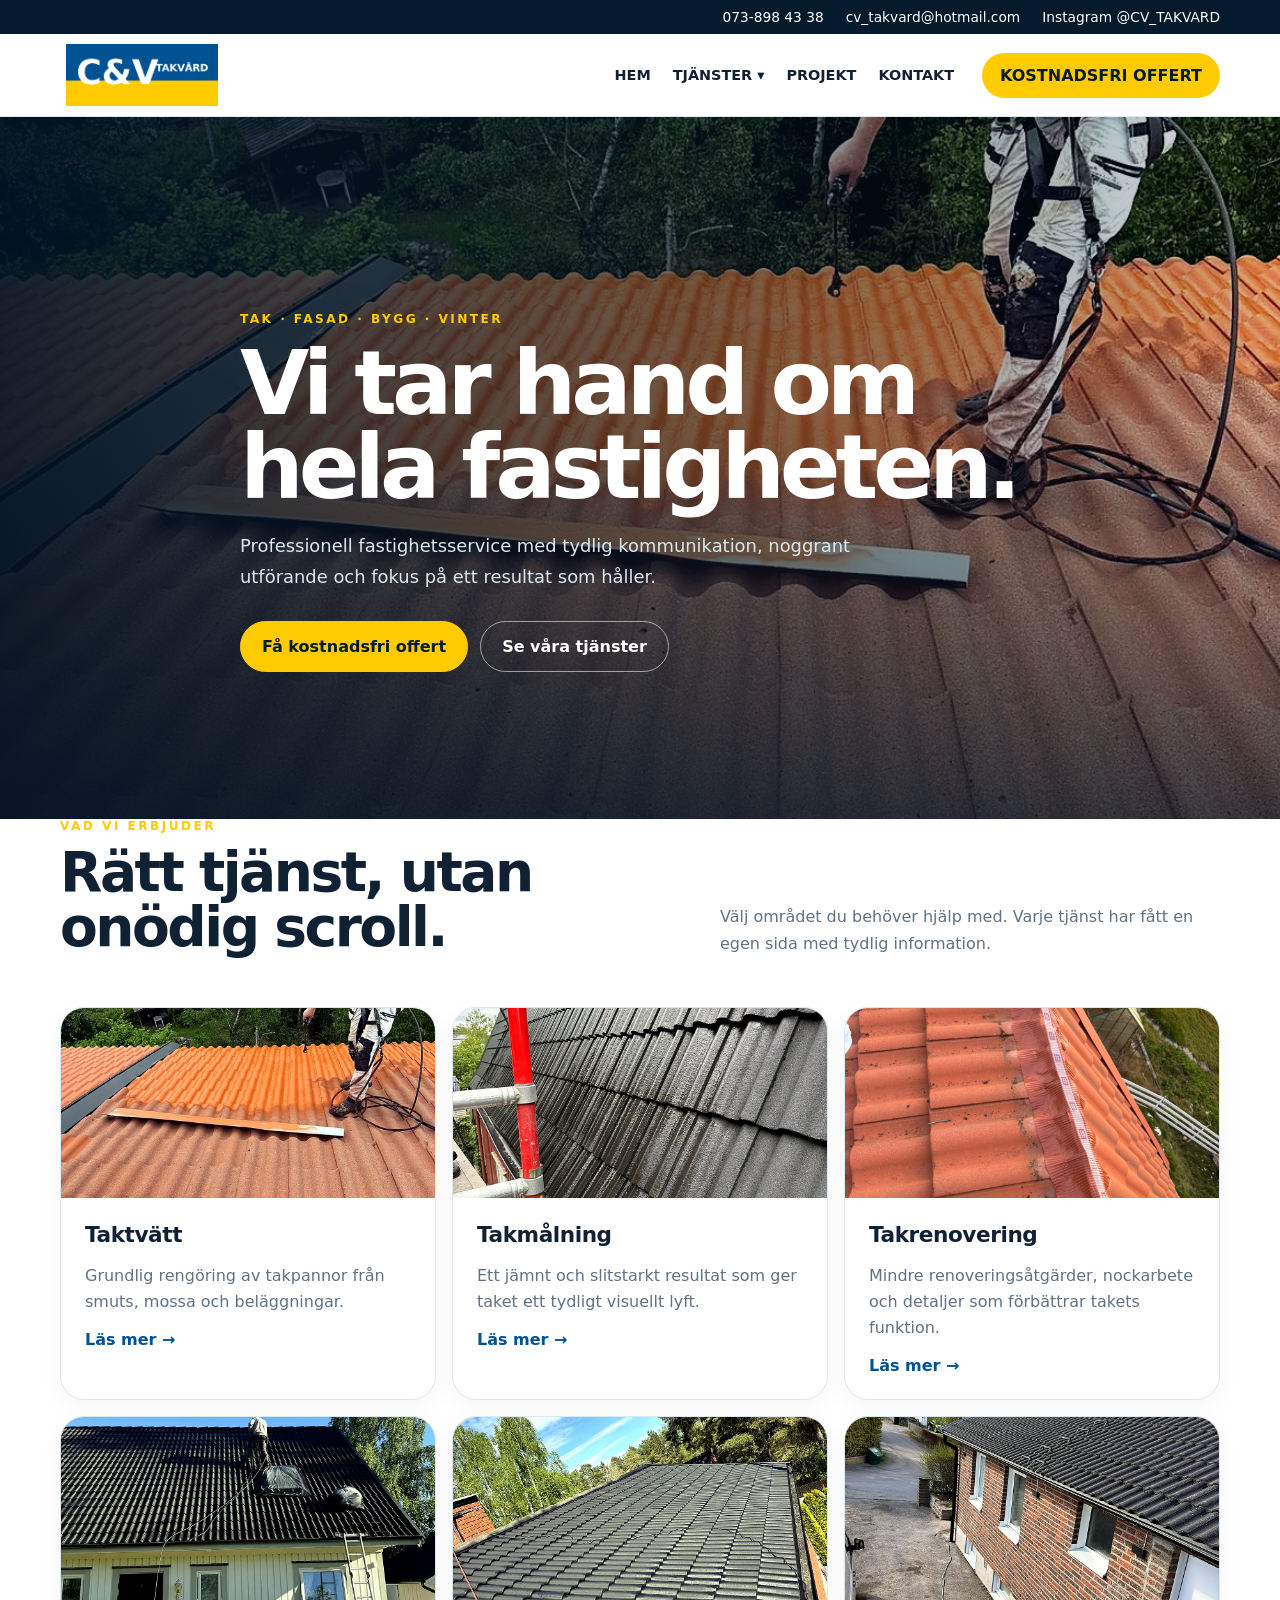
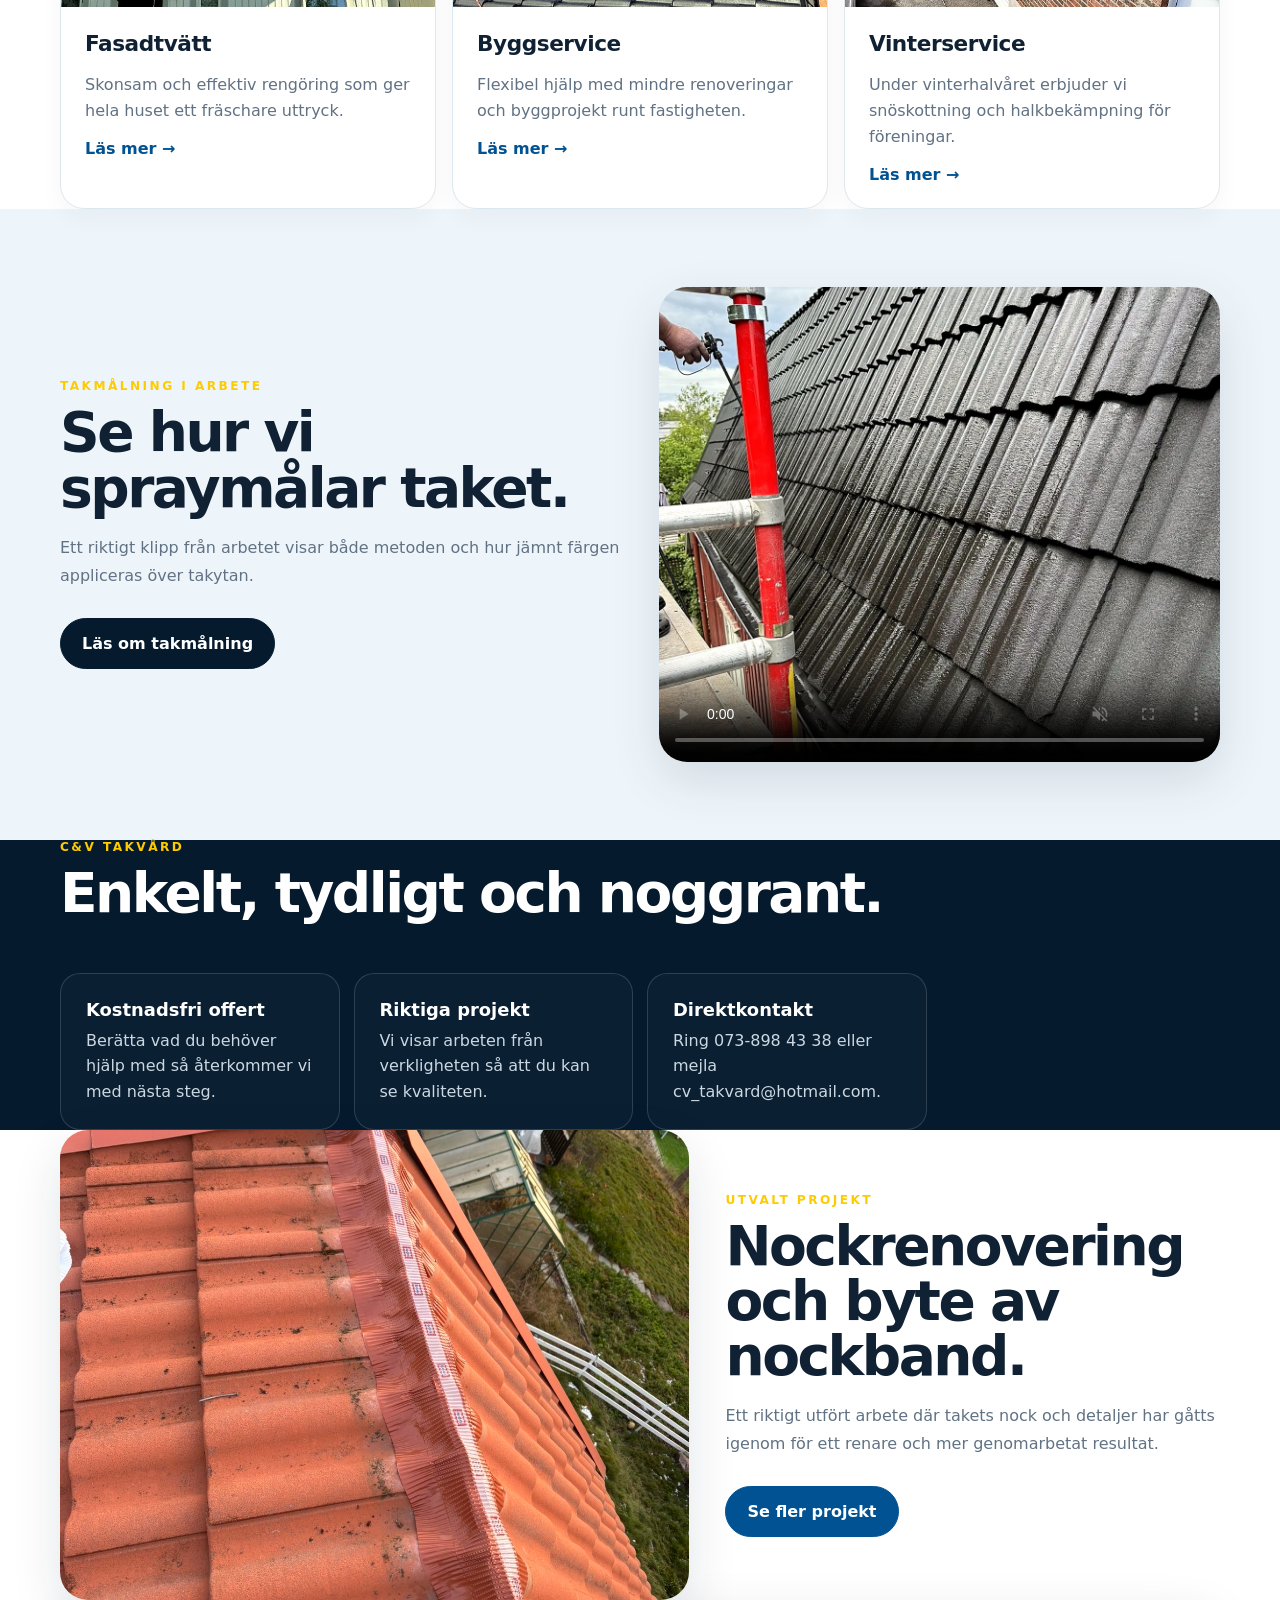
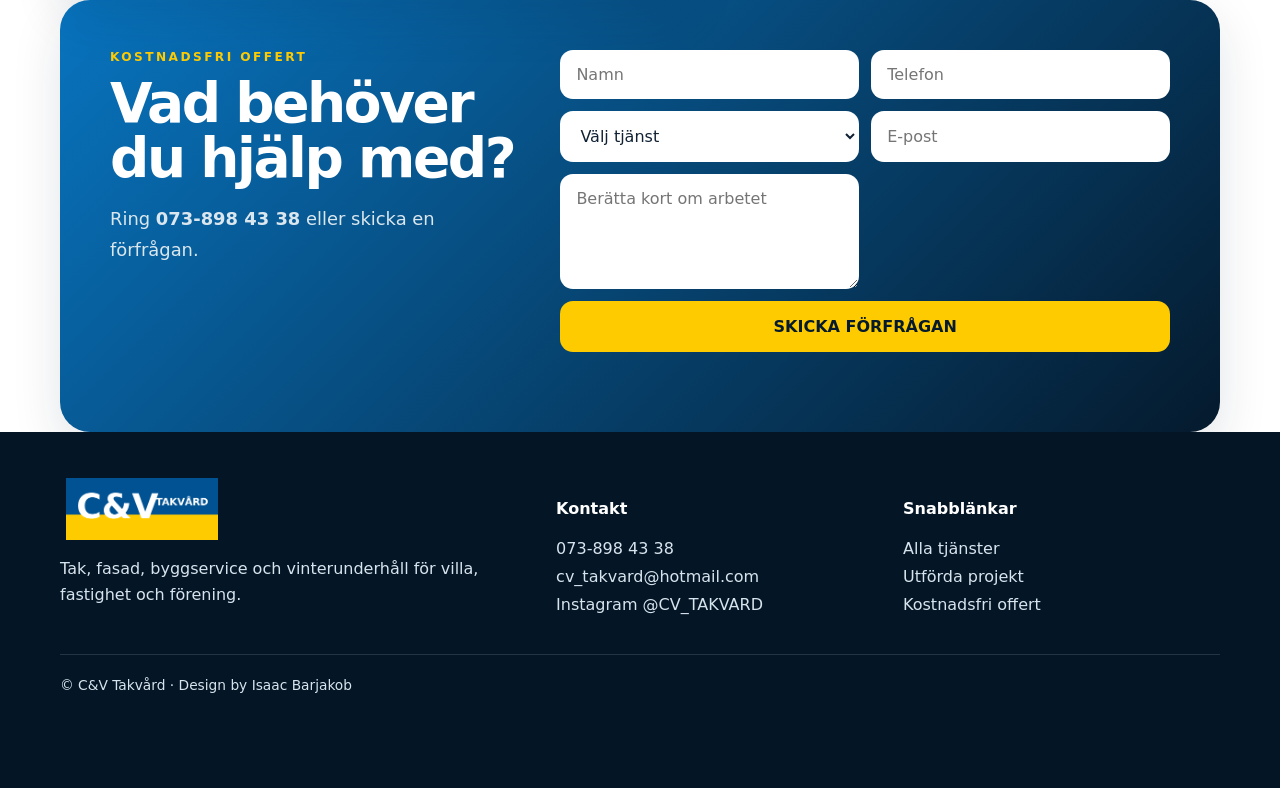
<file: index.html>
<!DOCTYPE html>
<html lang="sv"><head><meta charset="utf-8"/><meta content="width=device-width,initial-scale=1" name="viewport"/><title>C&amp;V Takvård — Tak, fasad och fastighetsservice</title><meta content="C&amp;V Takvård" name="description"/><link href="/assets/site.css" rel="stylesheet"/></head><body><div class="top"><div class="wrap topin"><a href="tel:0738984338">073-898 43 38</a><a href="mailto:cv_takvard@hotmail.com">cv_takvard@hotmail.com</a><a href="https://www.instagram.com/cv_takvard/" rel="noopener" target="_blank">Instagram @CV_TAKVARD</a></div></div><nav class="nav" id="nav"><div class="wrap navin"><a href="/index.html"><img alt="C&amp;V Takvård" class="logo" src="/assets/images/logo-cv-sverige.png"/></a><button class="menuBtn" onclick="document.getElementById('nav').classList.toggle('open')">MENY</button><div class="links"><a href="/index.html">HEM</a><div class="drop"><a href="/tjanster/index.html">TJÄNSTER ▾</a><div class="dropmenu"><a href="/tjanster/taktvatt.html">Taktvätt</a><a href="/tjanster/takmalning.html">Takmålning</a><a href="/tjanster/takrenovering.html">Takrenovering</a><a href="/tjanster/fasadtvatt.html">Fasadtvätt</a><a href="/tjanster/byggservice.html">Byggservice</a><a href="/tjanster/vinterservice.html">Vinterservice</a></div></div><a href="/projekt.html">PROJEKT</a><a href="/kontakt.html">KONTAKT</a></div><a class="cta" href="/kontakt.html">KOSTNADSFRI OFFERT</a></div></nav><header class="hero"><video autoplay="" loop="" muted="" playsinline="" poster="/assets/images/project-02.webp"><source src="/assets/video/hero-desktop.mp4" type="video/mp4"/></video><div class="wrap heroContent"><div class="eyebrow">Tak · fasad · bygg · vinter</div><h1>Vi tar hand om hela fastigheten.</h1><p>Professionell fastighetsservice med tydlig kommunikation, noggrant utförande och fokus på ett resultat som håller.</p><div class="buttons"><a class="btn primary" href="/kontakt.html">Få kostnadsfri offert</a><a class="btn" href="/tjanster/index.html">Se våra tjänster</a></div></div></header><section><div class="wrap"><div class="head"><div><div class="eyebrow">Vad vi erbjuder</div><h2>Rätt tjänst, utan onödig scroll.</h2></div><p>Välj området du behöver hjälp med. Varje tjänst har fått en egen sida med tydlig information.</p></div><div class="cards"><a class="card" href="/tjanster/taktvatt.html"><img alt="Taktvätt" src="/assets/images/project-02.webp"/><div class="cardBody"><h3>Taktvätt</h3><p>Grundlig rengöring av takpannor från smuts, mossa och beläggningar.</p><span class="arrow">Läs mer →</span></div></a><a class="card" href="/tjanster/takmalning.html"><img alt="Takmålning" src="/assets/images/project-06.webp"/><div class="cardBody"><h3>Takmålning</h3><p>Ett jämnt och slitstarkt resultat som ger taket ett tydligt visuellt lyft.</p><span class="arrow">Läs mer →</span></div></a><a class="card" href="/tjanster/takrenovering.html"><img alt="Takrenovering" src="/assets/images/nockrenovering-efter.jpeg"/><div class="cardBody"><h3>Takrenovering</h3><p>Mindre renoveringsåtgärder, nockarbete och detaljer som förbättrar takets funktion.</p><span class="arrow">Läs mer →</span></div></a><a class="card" href="/tjanster/fasadtvatt.html"><img alt="Fasadtvätt" src="/assets/images/project-03.webp"/><div class="cardBody"><h3>Fasadtvätt</h3><p>Skonsam och effektiv rengöring som ger hela huset ett fräschare uttryck.</p><span class="arrow">Läs mer →</span></div></a><a class="card" href="/tjanster/byggservice.html"><img alt="Byggservice" src="/assets/images/project-12.webp"/><div class="cardBody"><h3>Byggservice</h3><p>Flexibel hjälp med mindre renoveringar och byggprojekt runt fastigheten.</p><span class="arrow">Läs mer →</span></div></a><a class="card" href="/tjanster/vinterservice.html"><img alt="Vinterservice" src="/assets/images/project-15.webp"/><div class="cardBody"><h3>Vinterservice</h3><p>Under vinterhalvåret erbjuder vi snöskottning och halkbekämpning för föreningar.</p><span class="arrow">Läs mer →</span></div></a></div></div></section><section class="section soft media-showcase"><div class="wrap contentGrid"><div><div class="eyebrow">Takmålning i arbete</div><h2>Se hur vi spraymålar taket.</h2><p style="color:var(--muted);line-height:1.75">Ett riktigt klipp från arbetet visar både metoden och hur jämnt färgen appliceras över takytan.</p><div class="buttons"><a class="btn dark" href="/tjanster/takmalning.html">Läs om takmålning</a></div></div><video autoplay="" controls="" loop="" muted="" playsinline="" poster="/assets/images/project-06.webp" preload="metadata"><source src="/assets/video/spraymalning-tak.mp4" type="video/mp4"/>Din webbläsare stödjer inte video.</video></div></section><section class="trust"><div class="wrap"><div class="head"><div><div class="eyebrow">C&amp;V Takvård</div><h2>Enkelt, tydligt och noggrant.</h2></div></div><div class="trustgrid"><div class="trustitem"><b>Kostnadsfri offert</b><p>Berätta vad du behöver hjälp med så återkommer vi med nästa steg.</p></div><div class="trustitem"><b>Riktiga projekt</b><p>Vi visar arbeten från verkligheten så att du kan se kvaliteten.</p></div><div class="trustitem"><b>Direktkontakt</b><p>Ring 073-898 43 38 eller mejla cv_takvard@hotmail.com.</p></div></div></div></section><section><div class="wrap project"><img alt="Nockrenovering utförd av C&amp;V Takvård" src="/assets/images/nockrenovering-efter.jpeg"/><div><div class="eyebrow">Utvalt projekt</div><h2>Nockrenovering och byte av nockband.</h2><p>Ett riktigt utfört arbete där takets nock och detaljer har gåtts igenom för ett renare och mer genomarbetat resultat.</p><div class="buttons"><a class="btn primary" href="/projekt.html" style="background:var(--blue);color:white;border-color:var(--blue)">Se fler projekt</a></div></div></div></section><section><div class="wrap contact"><div><div class="eyebrow">Kostnadsfri offert</div><h2>Vad behöver du hjälp med?</h2><p class="lead">Ring <a href="tel:0738984338">073-898 43 38</a> eller skicka en förfrågan.</p></div><form class="form" data-contact-form=""><input name="namn" placeholder="Namn" required=""/><input name="telefon" placeholder="Telefon" required=""/><select name="tjanst"><option>Välj tjänst</option><option>Taktvätt</option><option>Takmålning</option><option>Takrenovering</option><option>Fasadtvätt</option><option>Byggservice</option><option>Vinterservice</option></select><input name="epost" placeholder="E-post" type="email"/><textarea name="meddelande" placeholder="Berätta kort om arbetet"></textarea><button type="submit">SKICKA FÖRFRÅGAN</button><div aria-live="polite" class="formStatus"></div></form></div></section><footer class="footer"><div class="wrap"><div class="footgrid"><div><img alt="C&amp;V Takvård" class="logo" src="/assets/images/logo-cv-sverige.png"/><p>Tak, fasad, byggservice och vinterunderhåll för villa, fastighet och förening.</p></div><div><h4>Kontakt</h4><a href="tel:0738984338">073-898 43 38</a><a href="mailto:cv_takvard@hotmail.com">cv_takvard@hotmail.com</a><a href="https://www.instagram.com/cv_takvard/" rel="noopener" target="_blank">Instagram @CV_TAKVARD</a></div><div><h4>Snabblänkar</h4><a href="/tjanster/index.html">Alla tjänster</a><a href="/projekt.html">Utförda projekt</a><a href="/kontakt.html">Kostnadsfri offert</a></div></div><div class="copyright">© C&amp;V Takvård · Design by Isaac Barjakob</div></div></footer><div class="mobilebar"><a href="tel:0738984338">Ring</a><a href="/kontakt.html">Offert</a></div><script src="/assets/site.js"></script></body></html>
</file>
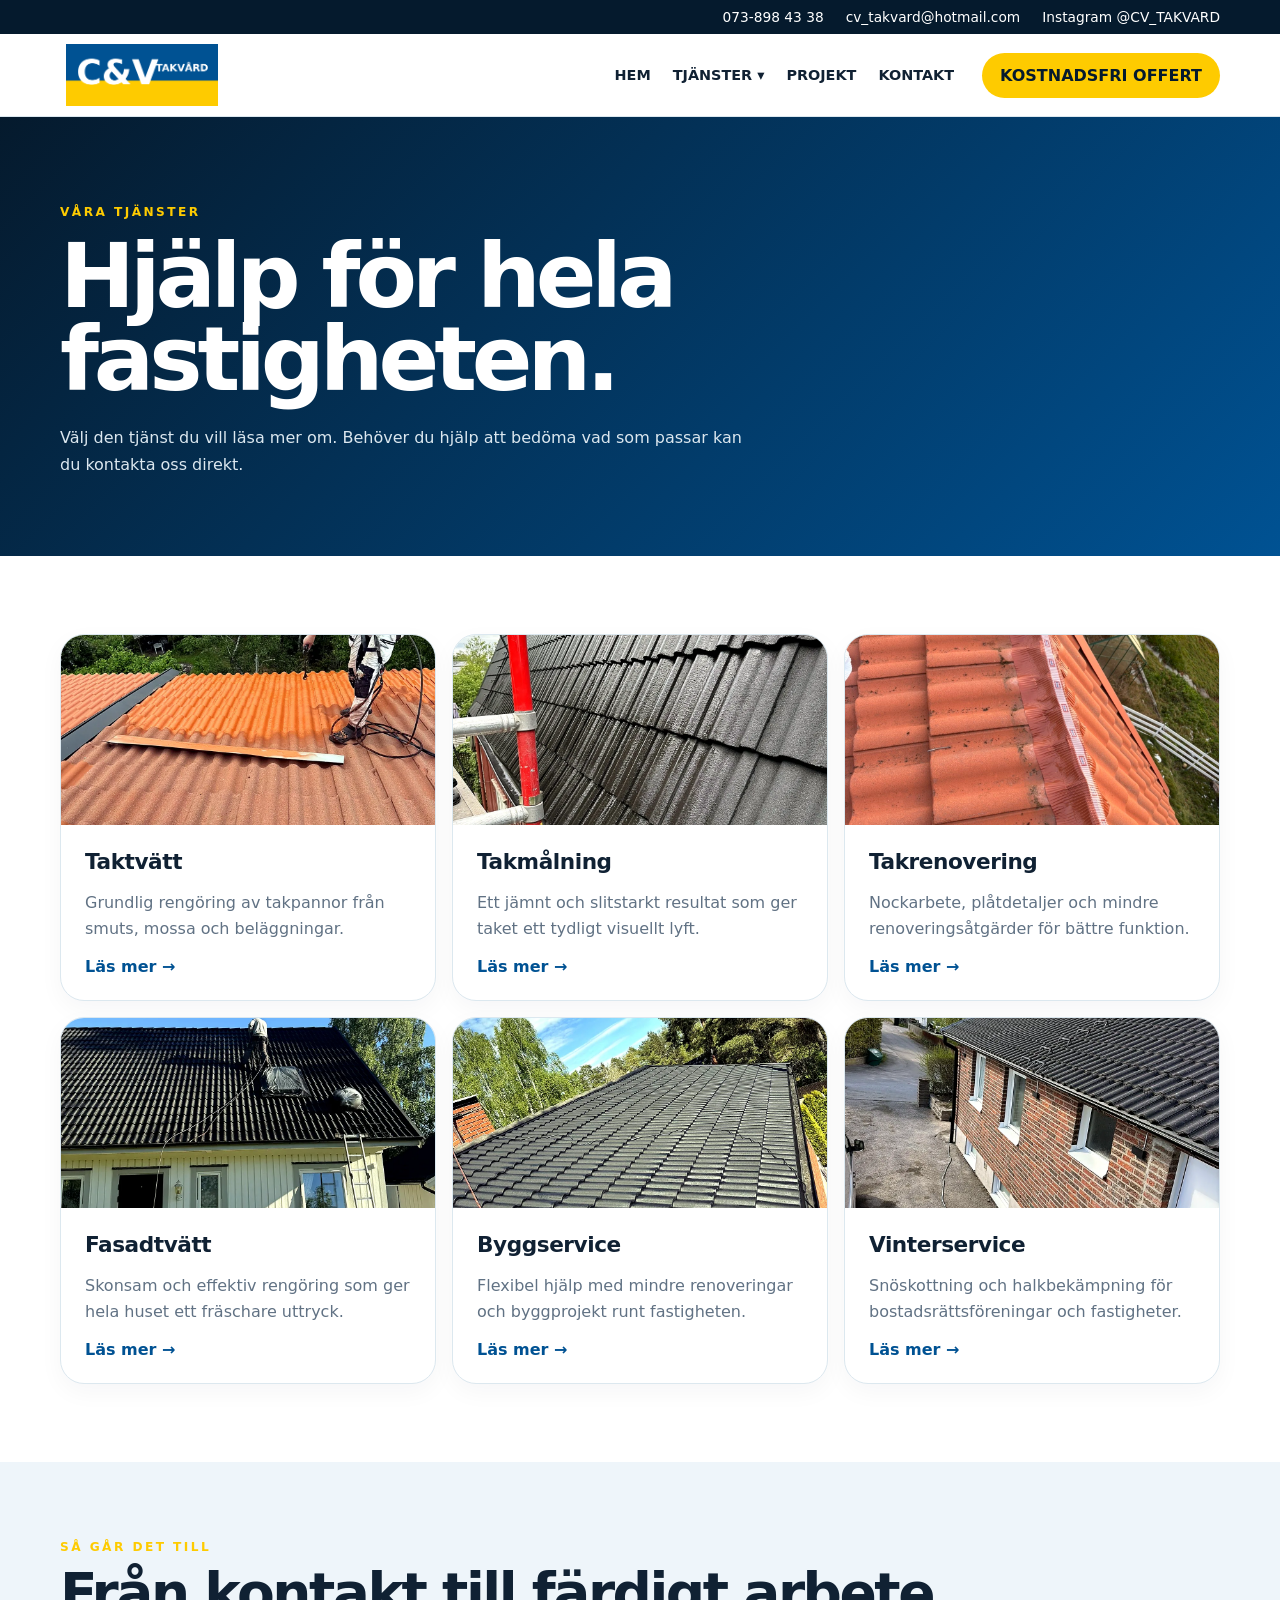
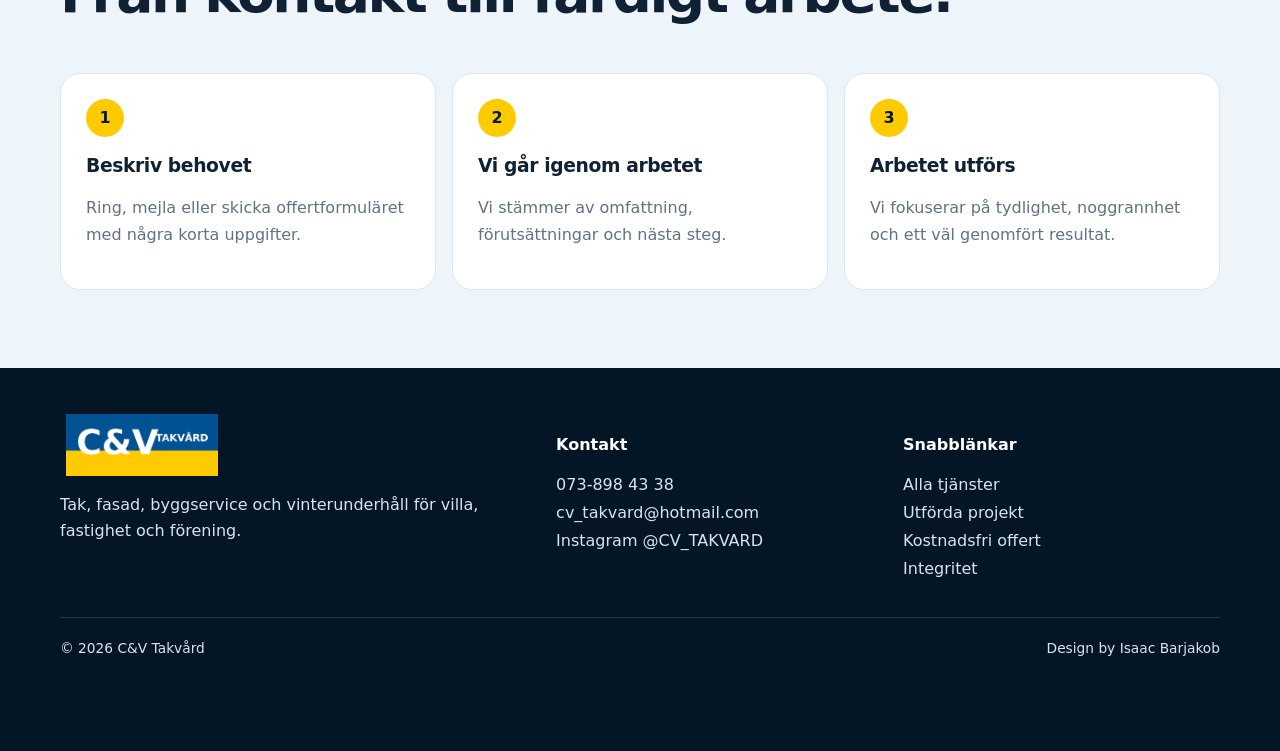
<file: tjanster/index.html>
<!doctype html><html lang="sv"><head><meta charset="utf-8"><meta name="viewport" content="width=device-width,initial-scale=1"><title>Tjänster – C&V Takvård</title><meta name="description" content="Se alla tjänster inom takvård, fasadtvätt, byggservice och vinterservice."><meta name="theme-color" content="#005293"><meta property="og:title" content="Tjänster – C&V Takvård"><meta property="og:description" content="Se alla tjänster inom takvård, fasadtvätt, byggservice och vinterservice."><meta property="og:type" content="website"><meta property="og:image" content="/assets/images/project-02.webp"><link rel="canonical" href="https://cv-1bh.pages.dev/tjanster/"><link rel="icon" href="/assets/images/logo-cv-sverige.png"><link rel="stylesheet" href="/assets/site.css"></head><body><a class="skip" href="#main">Hoppa till innehåll</a><div class="top"><div class="wrap topin"><a href="tel:0738984338">073-898 43 38</a><a href="mailto:cv_takvard@hotmail.com">cv_takvard@hotmail.com</a><a target="_blank" rel="noopener" href="https://www.instagram.com/cv_takvard/">Instagram @CV_TAKVARD</a></div></div><nav class="nav" id="nav"><div class="wrap navin"><a href="/" aria-label="C&V Takvård startsida"><img class="logo" src="/assets/images/logo-cv-sverige.png" alt="C&V Takvård"></a><button class="menuBtn" aria-expanded="false" aria-controls="main-menu">MENY</button><div class="links" id="main-menu"><a href="/">HEM</a><div class="drop"><a href="/tjanster/">TJÄNSTER ▾</a><div class="dropmenu"><a href="/tjanster/taktvatt.html">Taktvätt</a><a href="/tjanster/takmalning.html">Takmålning</a><a href="/tjanster/takrenovering.html">Takrenovering</a><a href="/tjanster/fasadtvatt.html">Fasadtvätt</a><a href="/tjanster/byggservice.html">Byggservice</a><a href="/tjanster/vinterservice.html">Vinterservice</a></div></div><a href="/projekt.html">PROJEKT</a><a href="/kontakt.html">KONTAKT</a></div><a class="cta" href="/kontakt.html">KOSTNADSFRI OFFERT</a></div></nav><main id="main"><header class="pageHero"><div class="wrap"><div class="eyebrow">Våra tjänster</div><h1>Hjälp för hela fastigheten.</h1><p>Välj den tjänst du vill läsa mer om. Behöver du hjälp att bedöma vad som passar kan du kontakta oss direkt.</p></div></header><section class="section"><div class="wrap"><div class="cards"><a class="card reveal" href="/tjanster/taktvatt.html"><img loading="lazy" src="/assets/images/project-02.webp" alt="Taktvätt"><div class="cardBody"><h3>Taktvätt</h3><p>Grundlig rengöring av takpannor från smuts, mossa och beläggningar.</p><span class="arrow">Läs mer →</span></div></a><a class="card reveal" href="/tjanster/takmalning.html"><img loading="lazy" src="/assets/images/project-06.webp" alt="Takmålning"><div class="cardBody"><h3>Takmålning</h3><p>Ett jämnt och slitstarkt resultat som ger taket ett tydligt visuellt lyft.</p><span class="arrow">Läs mer →</span></div></a><a class="card reveal" href="/tjanster/takrenovering.html"><img loading="lazy" src="/assets/images/nockrenovering-efter.jpeg" alt="Takrenovering"><div class="cardBody"><h3>Takrenovering</h3><p>Nockarbete, plåtdetaljer och mindre renoveringsåtgärder för bättre funktion.</p><span class="arrow">Läs mer →</span></div></a><a class="card reveal" href="/tjanster/fasadtvatt.html"><img loading="lazy" src="/assets/images/project-03.webp" alt="Fasadtvätt"><div class="cardBody"><h3>Fasadtvätt</h3><p>Skonsam och effektiv rengöring som ger hela huset ett fräschare uttryck.</p><span class="arrow">Läs mer →</span></div></a><a class="card reveal" href="/tjanster/byggservice.html"><img loading="lazy" src="/assets/images/project-12.webp" alt="Byggservice"><div class="cardBody"><h3>Byggservice</h3><p>Flexibel hjälp med mindre renoveringar och byggprojekt runt fastigheten.</p><span class="arrow">Läs mer →</span></div></a><a class="card reveal" href="/tjanster/vinterservice.html"><img loading="lazy" src="/assets/images/project-15.webp" alt="Vinterservice"><div class="cardBody"><h3>Vinterservice</h3><p>Snöskottning och halkbekämpning för bostadsrättsföreningar och fastigheter.</p><span class="arrow">Läs mer →</span></div></a></div></div></section><section class="section soft"><div class="wrap"><div class="head"><div><div class="eyebrow">Så går det till</div><h2>Från kontakt till färdigt arbete.</h2></div></div><div class="steps"><div class="step"><span>1</span><h3>Beskriv behovet</h3><p>Ring, mejla eller skicka offertformuläret med några korta uppgifter.</p></div><div class="step"><span>2</span><h3>Vi går igenom arbetet</h3><p>Vi stämmer av omfattning, förutsättningar och nästa steg.</p></div><div class="step"><span>3</span><h3>Arbetet utförs</h3><p>Vi fokuserar på tydlighet, noggrannhet och ett väl genomfört resultat.</p></div></div></div></section></main><footer class="footer"><div class="wrap"><div class="footgrid"><div><img class="logo" src="/assets/images/logo-cv-sverige.png" alt="C&V Takvård"><p>Tak, fasad, byggservice och vinterunderhåll för villa, fastighet och förening.</p></div><div><h4>Kontakt</h4><a href="tel:0738984338">073-898 43 38</a><a href="mailto:cv_takvard@hotmail.com">cv_takvard@hotmail.com</a><a target="_blank" rel="noopener" href="https://www.instagram.com/cv_takvard/">Instagram @CV_TAKVARD</a></div><div><h4>Snabblänkar</h4><a href="/tjanster/">Alla tjänster</a><a href="/projekt.html">Utförda projekt</a><a href="/kontakt.html">Kostnadsfri offert</a><a href="/integritet.html">Integritet</a></div></div><div class="copyright"><span>© 2026 C&amp;V Takvård</span><span>Design by Isaac Barjakob</span></div></div></footer><div class="mobilebar"><a href="tel:0738984338">Ring</a><a href="/kontakt.html">Offert</a></div><script src="/assets/site.js"></script></body></html>
</file>
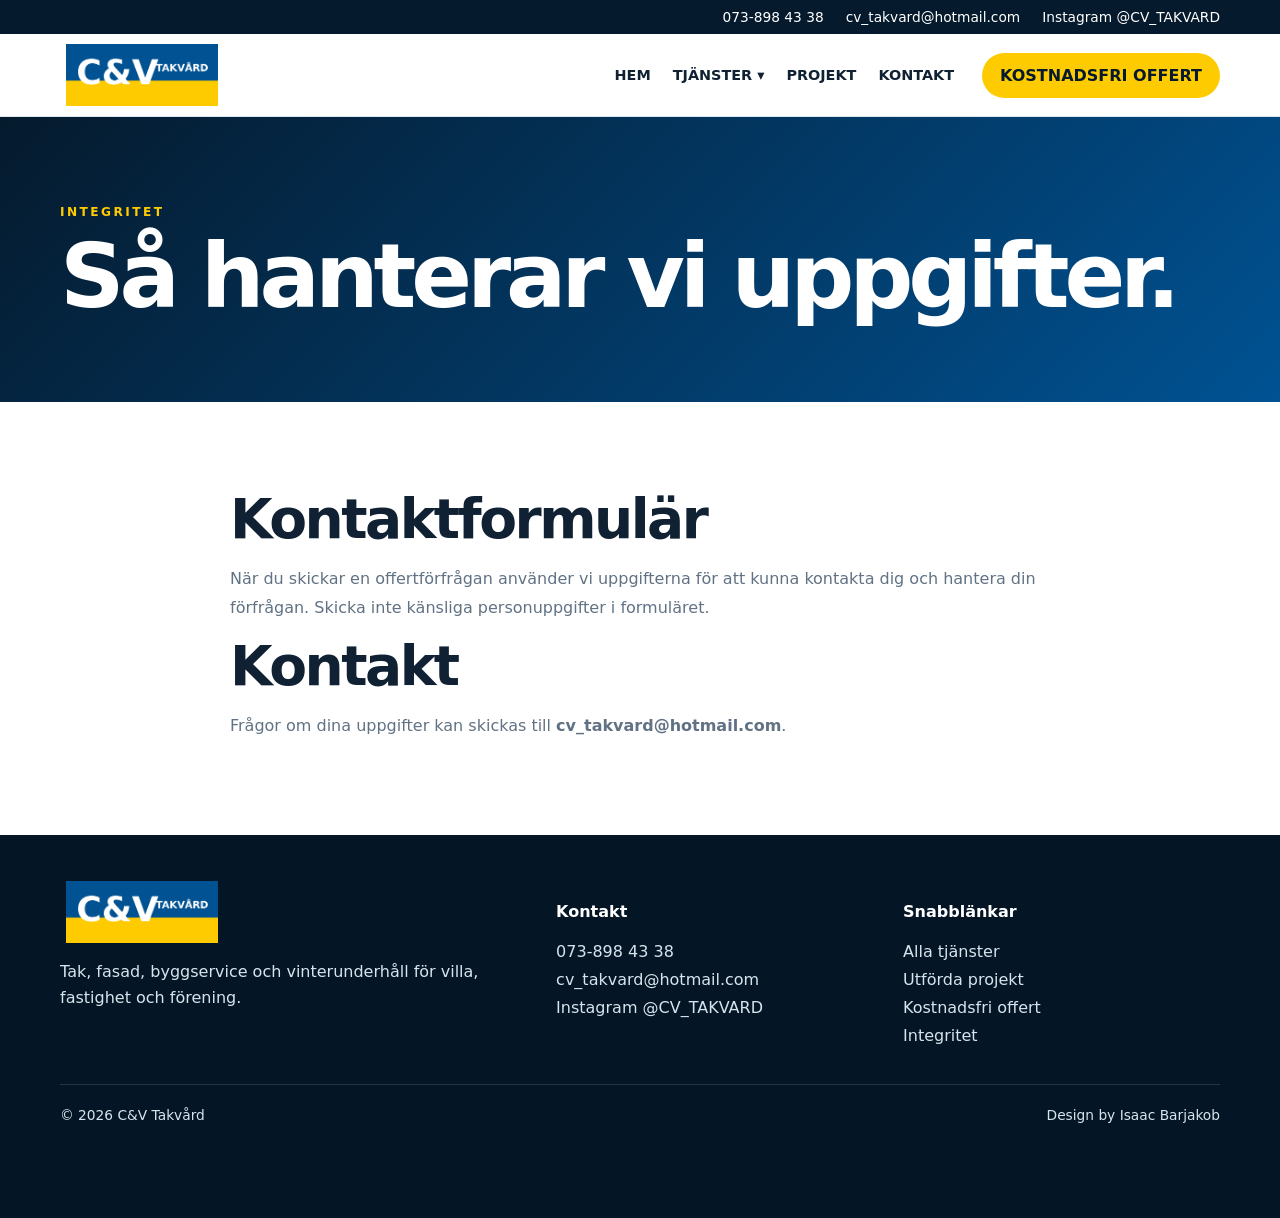
<file: integritet.html>
<!doctype html><html lang="sv"><head><meta charset="utf-8"><meta name="viewport" content="width=device-width,initial-scale=1"><title>Integritet – C&V Takvård</title><meta name="description" content="Information om hur kontaktuppgifter hanteras på C&V Takvårds webbplats."><meta name="theme-color" content="#005293"><meta property="og:title" content="Integritet – C&V Takvård"><meta property="og:description" content="Information om hur kontaktuppgifter hanteras på C&V Takvårds webbplats."><meta property="og:type" content="website"><meta property="og:image" content="/assets/images/project-02.webp"><link rel="canonical" href="https://cv-1bh.pages.dev/integritet.html"><link rel="icon" href="/assets/images/logo-cv-sverige.png"><link rel="stylesheet" href="/assets/site.css"></head><body><a class="skip" href="#main">Hoppa till innehåll</a><div class="top"><div class="wrap topin"><a href="tel:0738984338">073-898 43 38</a><a href="mailto:cv_takvard@hotmail.com">cv_takvard@hotmail.com</a><a target="_blank" rel="noopener" href="https://www.instagram.com/cv_takvard/">Instagram @CV_TAKVARD</a></div></div><nav class="nav" id="nav"><div class="wrap navin"><a href="/" aria-label="C&V Takvård startsida"><img class="logo" src="/assets/images/logo-cv-sverige.png" alt="C&V Takvård"></a><button class="menuBtn" aria-expanded="false" aria-controls="main-menu">MENY</button><div class="links" id="main-menu"><a href="/">HEM</a><div class="drop"><a href="/tjanster/">TJÄNSTER ▾</a><div class="dropmenu"><a href="/tjanster/taktvatt.html">Taktvätt</a><a href="/tjanster/takmalning.html">Takmålning</a><a href="/tjanster/takrenovering.html">Takrenovering</a><a href="/tjanster/fasadtvatt.html">Fasadtvätt</a><a href="/tjanster/byggservice.html">Byggservice</a><a href="/tjanster/vinterservice.html">Vinterservice</a></div></div><a href="/projekt.html">PROJEKT</a><a href="/kontakt.html">KONTAKT</a></div><a class="cta" href="/kontakt.html">KOSTNADSFRI OFFERT</a></div></nav><main id="main"><header class="pageHero"><div class="wrap"><div class="eyebrow">Integritet</div><h1>Så hanterar vi uppgifter.</h1></div></header><section class="section"><div class="wrap" style="max-width:820px"><h2>Kontaktformulär</h2><p style="line-height:1.8;color:var(--muted)">När du skickar en offertförfrågan använder vi uppgifterna för att kunna kontakta dig och hantera din förfrågan. Skicka inte känsliga personuppgifter i formuläret.</p><h2>Kontakt</h2><p style="line-height:1.8;color:var(--muted)">Frågor om dina uppgifter kan skickas till <a href="mailto:cv_takvard@hotmail.com"><b>cv_takvard@hotmail.com</b></a>.</p></div></section></main><footer class="footer"><div class="wrap"><div class="footgrid"><div><img class="logo" src="/assets/images/logo-cv-sverige.png" alt="C&V Takvård"><p>Tak, fasad, byggservice och vinterunderhåll för villa, fastighet och förening.</p></div><div><h4>Kontakt</h4><a href="tel:0738984338">073-898 43 38</a><a href="mailto:cv_takvard@hotmail.com">cv_takvard@hotmail.com</a><a target="_blank" rel="noopener" href="https://www.instagram.com/cv_takvard/">Instagram @CV_TAKVARD</a></div><div><h4>Snabblänkar</h4><a href="/tjanster/">Alla tjänster</a><a href="/projekt.html">Utförda projekt</a><a href="/kontakt.html">Kostnadsfri offert</a><a href="/integritet.html">Integritet</a></div></div><div class="copyright"><span>© 2026 C&amp;V Takvård</span><span>Design by Isaac Barjakob</span></div></div></footer><div class="mobilebar"><a href="tel:0738984338">Ring</a><a href="/kontakt.html">Offert</a></div><script src="/assets/site.js"></script></body></html>
</file>
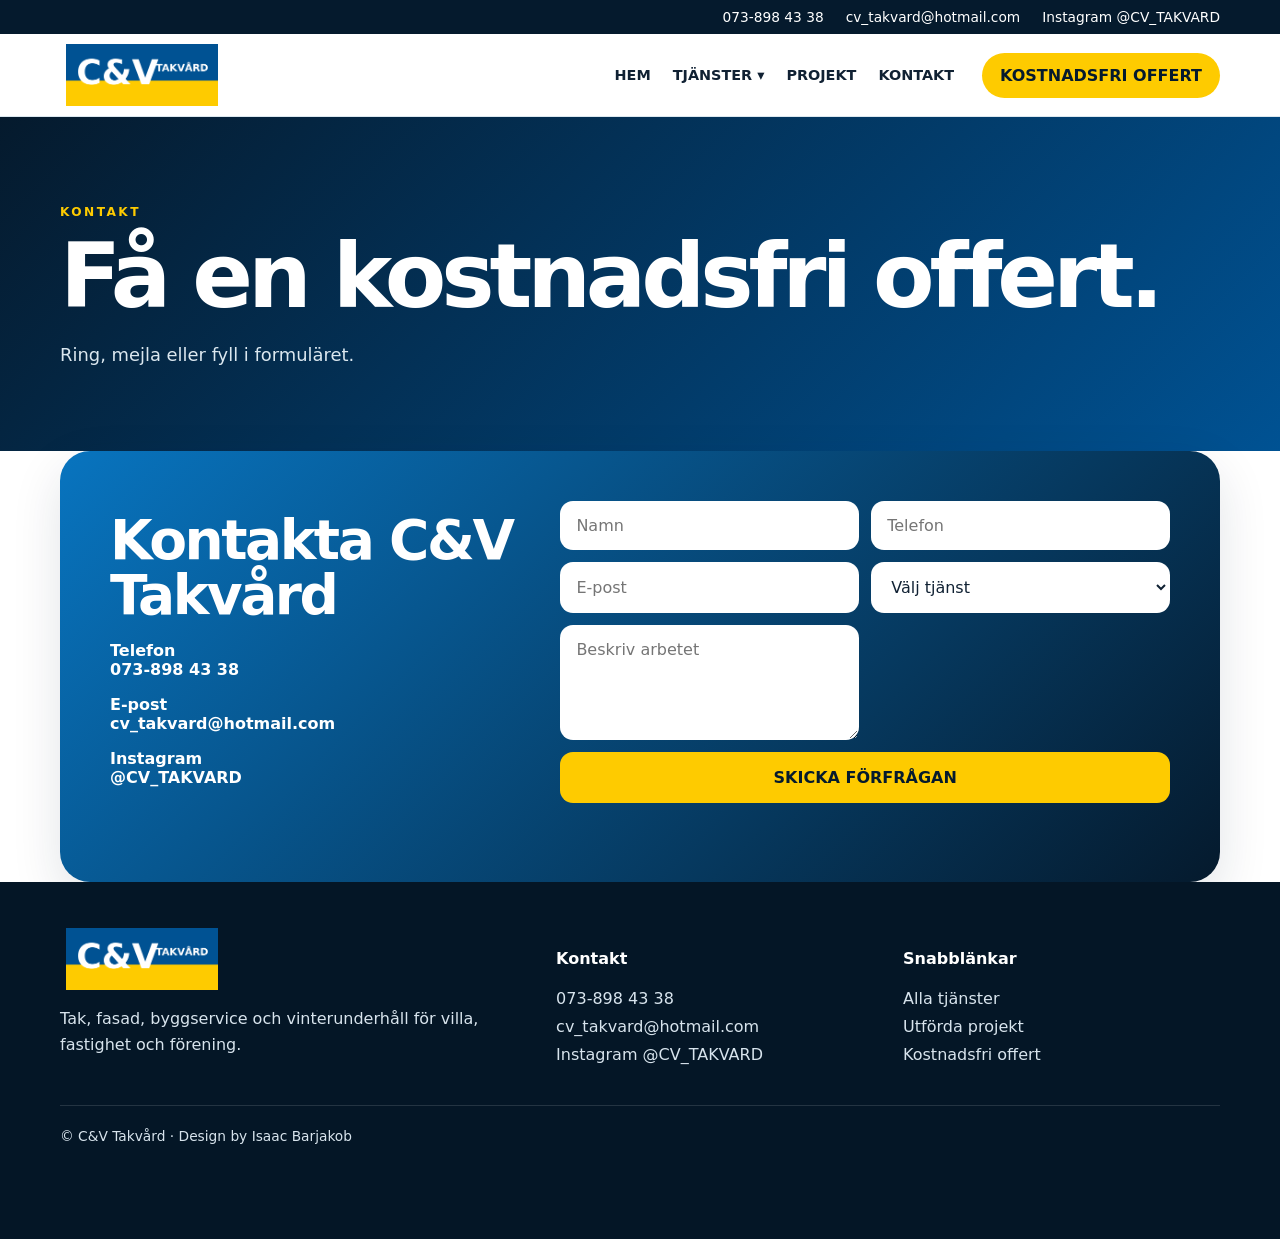
<file: kontakt.html>
<!doctype html><html lang="sv"><head><meta charset="utf-8"><meta name="viewport" content="width=device-width,initial-scale=1"><title>Kontakt — C&V Takvård</title><meta name="description" content="C&V Takvård"><link rel="stylesheet" href="/assets/site.css"></head><body><div class="top"><div class="wrap topin"><a href="tel:0738984338">073-898 43 38</a><a href="mailto:cv_takvard@hotmail.com">cv_takvard@hotmail.com</a><a target="_blank" rel="noopener" href="https://www.instagram.com/cv_takvard/">Instagram @CV_TAKVARD</a></div></div><nav class="nav" id="nav"><div class="wrap navin"><a href="/index.html"><img class="logo" src="/assets/images/logo-cv-sverige.png" alt="C&V Takvård"></a><button class="menuBtn" onclick="document.getElementById('nav').classList.toggle('open')">MENY</button><div class="links"><a href="/index.html">HEM</a><div class="drop"><a href="/tjanster/index.html">TJÄNSTER ▾</a><div class="dropmenu"><a href="/tjanster/taktvatt.html">Taktvätt</a><a href="/tjanster/takmalning.html">Takmålning</a><a href="/tjanster/takrenovering.html">Takrenovering</a><a href="/tjanster/fasadtvatt.html">Fasadtvätt</a><a href="/tjanster/byggservice.html">Byggservice</a><a href="/tjanster/vinterservice.html">Vinterservice</a></div></div><a href="/projekt.html">PROJEKT</a><a href="/kontakt.html">KONTAKT</a></div><a class="cta" href="/kontakt.html">KOSTNADSFRI OFFERT</a></div></nav><div class="pageHero"><div class="wrap"><div class="eyebrow">Kontakt</div><h1>Få en kostnadsfri offert.</h1><p class="lead">Ring, mejla eller fyll i formuläret.</p></div></div><section><div class="wrap contact"><div><h2>Kontakta C&V Takvård</h2><p><strong>Telefon</strong><br><a href="tel:0738984338">073-898 43 38</a></p><p><strong>E-post</strong><br><a href="mailto:cv_takvard@hotmail.com">cv_takvard@hotmail.com</a></p><p><strong>Instagram</strong><br><a target="_blank" rel="noopener" href="https://www.instagram.com/cv_takvard/">@CV_TAKVARD</a></p></div><form class="form" data-contact-form><input name="namn" required placeholder="Namn"><input name="telefon" required placeholder="Telefon"><input type="email" name="epost" placeholder="E-post"><select name="tjanst"><option>Välj tjänst</option><option>Taktvätt</option><option>Takmålning</option><option>Takrenovering</option><option>Fasadtvätt</option><option>Byggservice</option><option>Vinterservice</option></select><textarea name="meddelande" placeholder="Beskriv arbetet"></textarea><button type="submit">SKICKA FÖRFRÅGAN</button><div class="formStatus" aria-live="polite"></div></form></div></section><footer class="footer"><div class="wrap"><div class="footgrid"><div><img class="logo" src="/assets/images/logo-cv-sverige.png" alt="C&V Takvård"><p>Tak, fasad, byggservice och vinterunderhåll för villa, fastighet och förening.</p></div><div><h4>Kontakt</h4><a href="tel:0738984338">073-898 43 38</a><a href="mailto:cv_takvard@hotmail.com">cv_takvard@hotmail.com</a><a target="_blank" rel="noopener" href="https://www.instagram.com/cv_takvard/">Instagram @CV_TAKVARD</a></div><div><h4>Snabblänkar</h4><a href="/tjanster/index.html">Alla tjänster</a><a href="/projekt.html">Utförda projekt</a><a href="/kontakt.html">Kostnadsfri offert</a></div></div><div class="copyright">© C&amp;V Takvård · Design by Isaac Barjakob</div></div></footer><div class="mobilebar"><a href="tel:0738984338">Ring</a><a href="/kontakt.html">Offert</a></div><script src="/assets/site.js"></script></body></html>
</file>
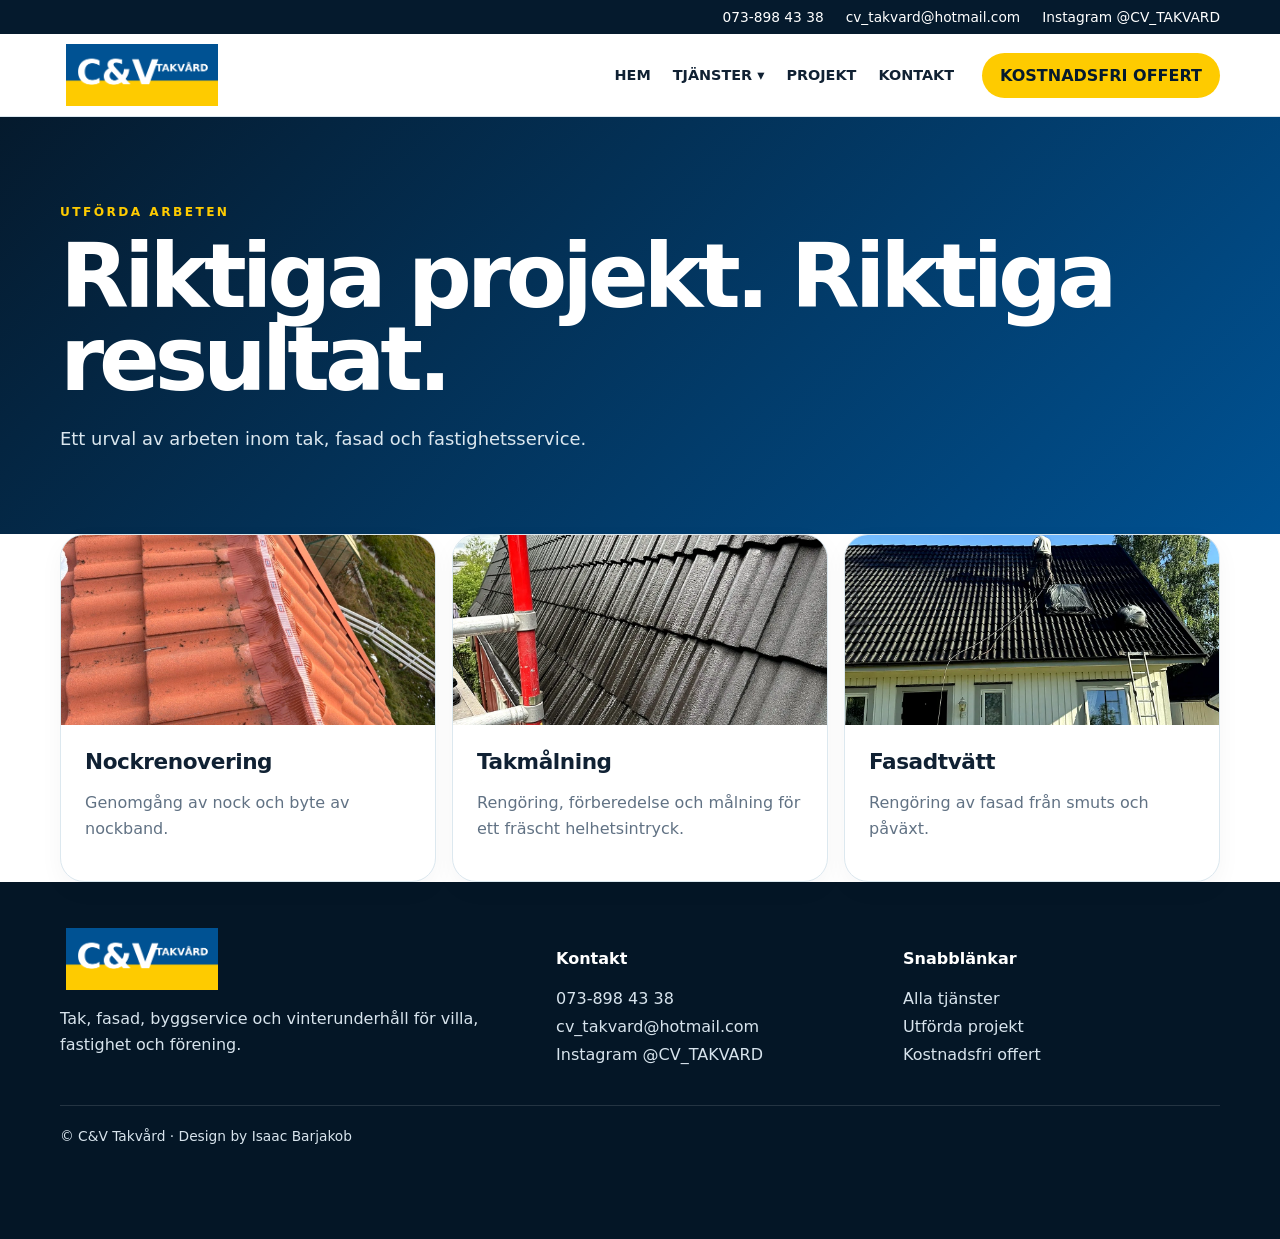
<file: projekt.html>
<!DOCTYPE html>
<html lang="sv"><head><meta charset="utf-8"/><meta content="width=device-width,initial-scale=1" name="viewport"/><title>Projekt — C&amp;V Takvård</title><meta content="C&amp;V Takvård" name="description"/><link href="/assets/site.css" rel="stylesheet"/></head><body><div class="top"><div class="wrap topin"><a href="tel:0738984338">073-898 43 38</a><a href="mailto:cv_takvard@hotmail.com">cv_takvard@hotmail.com</a><a href="https://www.instagram.com/cv_takvard/" rel="noopener" target="_blank">Instagram @CV_TAKVARD</a></div></div><nav class="nav" id="nav"><div class="wrap navin"><a href="/index.html"><img alt="C&amp;V Takvård" class="logo" src="/assets/images/logo-cv-sverige.png"/></a><button class="menuBtn" onclick="document.getElementById('nav').classList.toggle('open')">MENY</button><div class="links"><a href="/index.html">HEM</a><div class="drop"><a href="/tjanster/index.html">TJÄNSTER ▾</a><div class="dropmenu"><a href="/tjanster/taktvatt.html">Taktvätt</a><a href="/tjanster/takmalning.html">Takmålning</a><a href="/tjanster/takrenovering.html">Takrenovering</a><a href="/tjanster/fasadtvatt.html">Fasadtvätt</a><a href="/tjanster/byggservice.html">Byggservice</a><a href="/tjanster/vinterservice.html">Vinterservice</a></div></div><a href="/projekt.html">PROJEKT</a><a href="/kontakt.html">KONTAKT</a></div><a class="cta" href="/kontakt.html">KOSTNADSFRI OFFERT</a></div></nav><div class="pageHero"><div class="wrap"><div class="eyebrow">Utförda arbeten</div><h1>Riktiga projekt. Riktiga resultat.</h1><p class="lead">Ett urval av arbeten inom tak, fasad och fastighetsservice.</p></div></div><section><div class="wrap"><div class="cards"><article class="card"><img alt="Nockrenovering" src="/assets/images/nockrenovering-efter.jpeg"/><div class="cardBody"><h3>Nockrenovering</h3><p>Genomgång av nock och byte av nockband.</p></div></article><article class="card"><img alt="Takmålning" src="/assets/images/project-06.webp"/><div class="cardBody"><h3>Takmålning</h3><p>Rengöring, förberedelse och målning för ett fräscht helhetsintryck.</p></div></article><article class="card"><img alt="Fasadtvätt" src="/assets/images/project-03.webp"/><div class="cardBody"><h3>Fasadtvätt</h3><p>Rengöring av fasad från smuts och påväxt.</p></div></article></div></div></section><footer class="footer"><div class="wrap"><div class="footgrid"><div><img alt="C&amp;V Takvård" class="logo" src="/assets/images/logo-cv-sverige.png"/><p>Tak, fasad, byggservice och vinterunderhåll för villa, fastighet och förening.</p></div><div><h4>Kontakt</h4><a href="tel:0738984338">073-898 43 38</a><a href="mailto:cv_takvard@hotmail.com">cv_takvard@hotmail.com</a><a href="https://www.instagram.com/cv_takvard/" rel="noopener" target="_blank">Instagram @CV_TAKVARD</a></div><div><h4>Snabblänkar</h4><a href="/tjanster/index.html">Alla tjänster</a><a href="/projekt.html">Utförda projekt</a><a href="/kontakt.html">Kostnadsfri offert</a></div></div><div class="copyright">© C&amp;V Takvård · Design by Isaac Barjakob</div></div></footer><div class="mobilebar"><a href="tel:0738984338">Ring</a><a href="/kontakt.html">Offert</a></div><script src="/assets/site.js"></script></body></html>
</file>
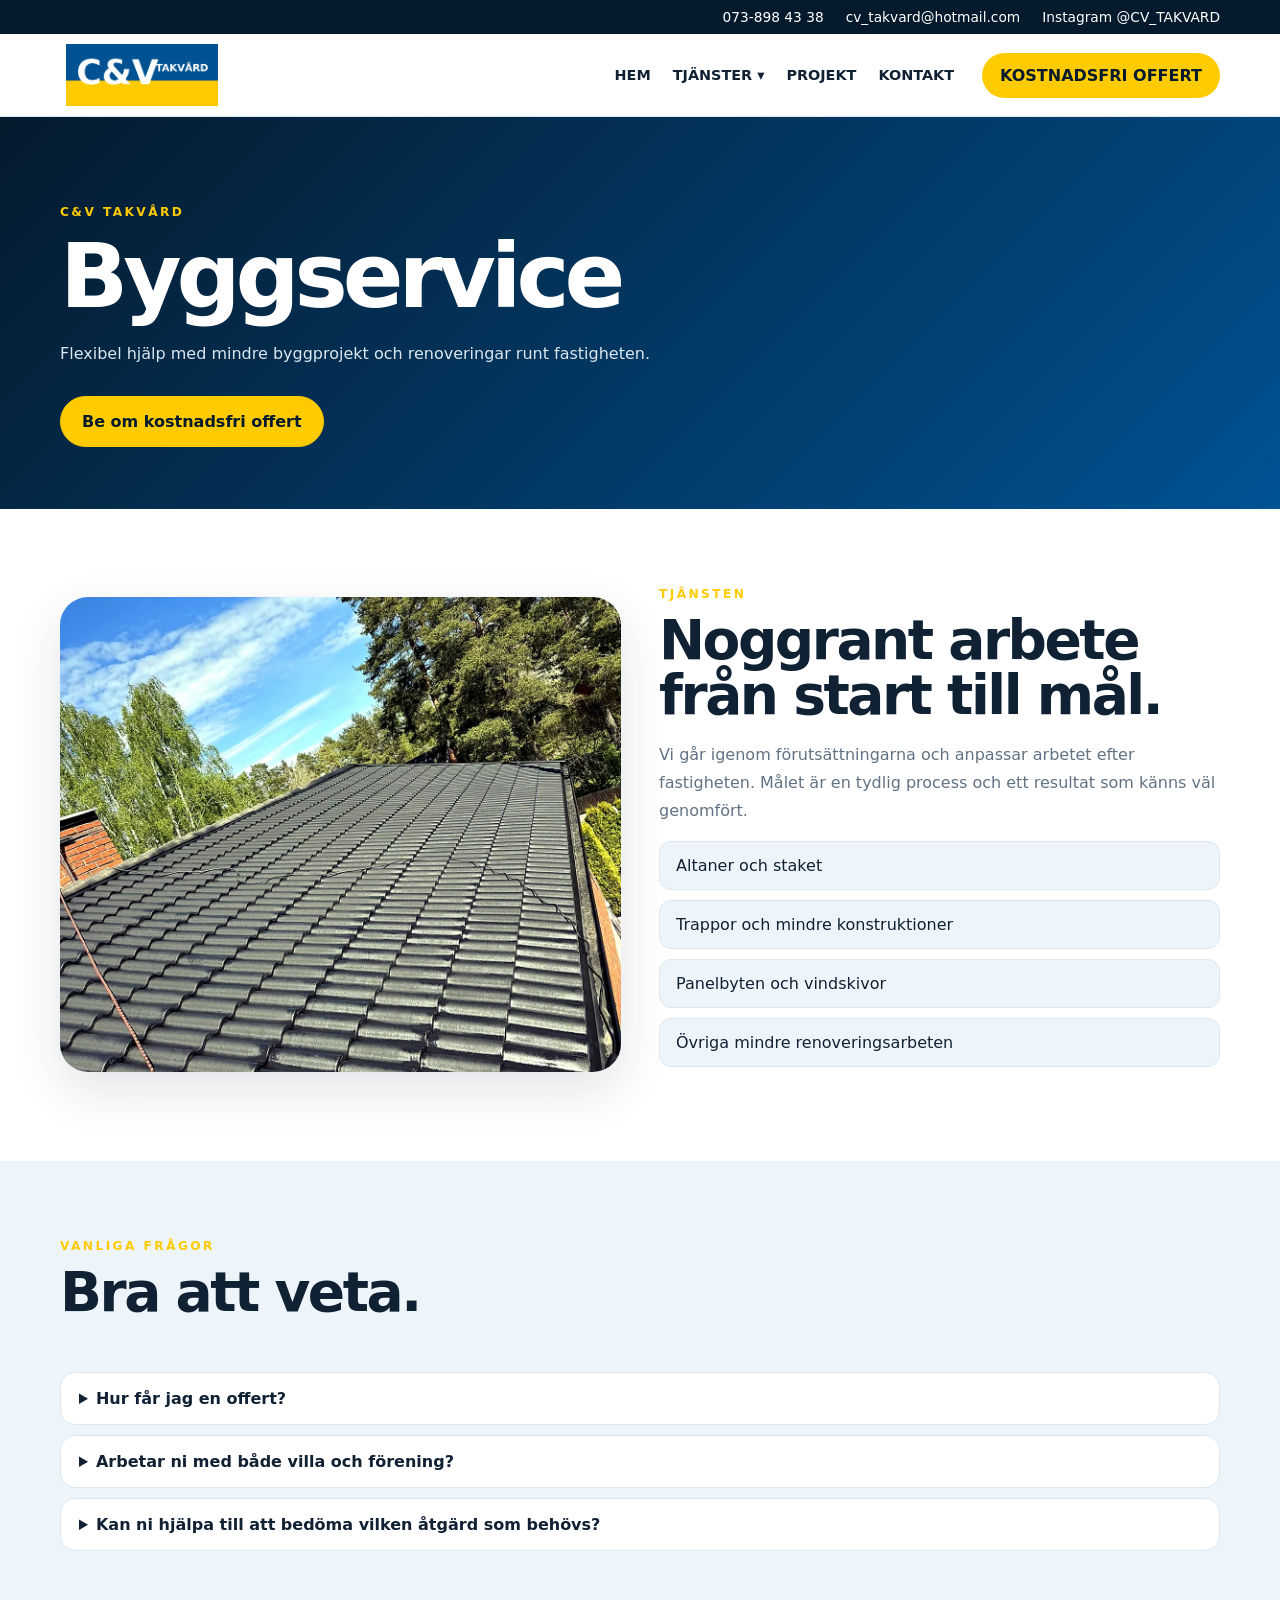
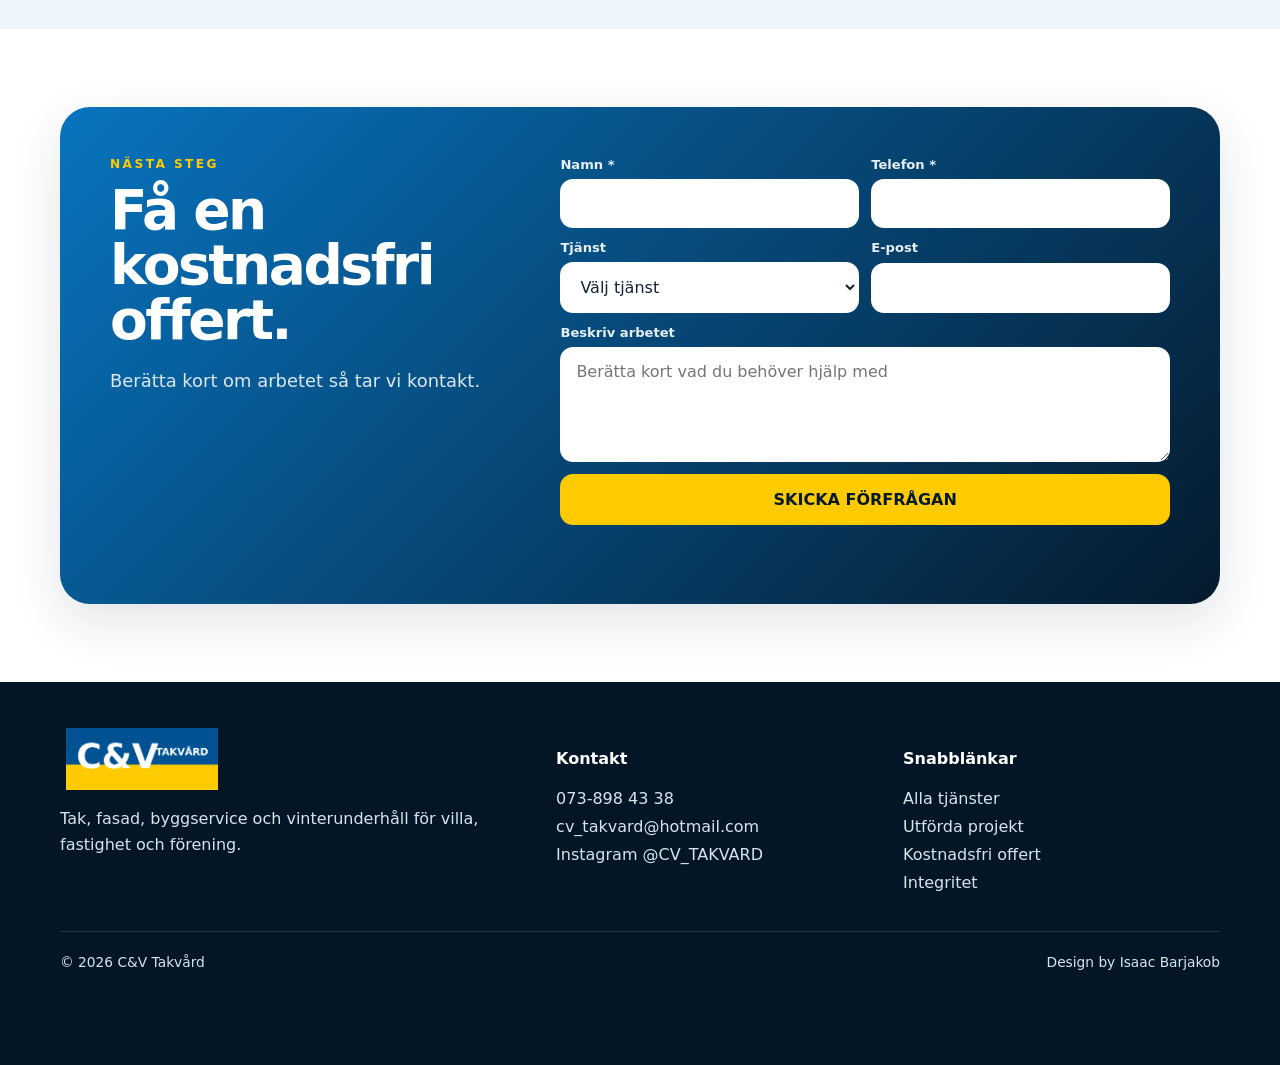
<file: tjanster/byggservice.html>
<!doctype html><html lang="sv"><head><meta charset="utf-8"><meta name="viewport" content="width=device-width,initial-scale=1"><title>Byggservice – C&V Takvård</title><meta name="description" content="Flexibel hjälp med mindre byggprojekt och renoveringar runt fastigheten."><meta name="theme-color" content="#005293"><meta property="og:title" content="Byggservice – C&V Takvård"><meta property="og:description" content="Flexibel hjälp med mindre byggprojekt och renoveringar runt fastigheten."><meta property="og:type" content="website"><meta property="og:image" content="/assets/images/project-02.webp"><link rel="canonical" href="https://cv-1bh.pages.dev/tjanster/byggservice.html"><link rel="icon" href="/assets/images/logo-cv-sverige.png"><link rel="stylesheet" href="/assets/site.css"></head><body><a class="skip" href="#main">Hoppa till innehåll</a><div class="top"><div class="wrap topin"><a href="tel:0738984338">073-898 43 38</a><a href="mailto:cv_takvard@hotmail.com">cv_takvard@hotmail.com</a><a target="_blank" rel="noopener" href="https://www.instagram.com/cv_takvard/">Instagram @CV_TAKVARD</a></div></div><nav class="nav" id="nav"><div class="wrap navin"><a href="/" aria-label="C&V Takvård startsida"><img class="logo" src="/assets/images/logo-cv-sverige.png" alt="C&V Takvård"></a><button class="menuBtn" aria-expanded="false" aria-controls="main-menu">MENY</button><div class="links" id="main-menu"><a href="/">HEM</a><div class="drop"><a href="/tjanster/">TJÄNSTER ▾</a><div class="dropmenu"><a href="/tjanster/taktvatt.html">Taktvätt</a><a href="/tjanster/takmalning.html">Takmålning</a><a href="/tjanster/takrenovering.html">Takrenovering</a><a href="/tjanster/fasadtvatt.html">Fasadtvätt</a><a href="/tjanster/byggservice.html">Byggservice</a><a href="/tjanster/vinterservice.html">Vinterservice</a></div></div><a href="/projekt.html">PROJEKT</a><a href="/kontakt.html">KONTAKT</a></div><a class="cta" href="/kontakt.html">KOSTNADSFRI OFFERT</a></div></nav><main id="main"><header class="pageHero"><div class="wrap"><div class="eyebrow">C&V Takvård</div><h1>Byggservice</h1><p>Flexibel hjälp med mindre byggprojekt och renoveringar runt fastigheten.</p><div class="buttons"><a class="btn primary" href="/kontakt.html?tjanst=byggservice">Be om kostnadsfri offert</a></div></div></header><section class="section"><div class="wrap contentGrid"><img src="/assets/images/project-12.webp" alt="Byggservice utförd av C&V Takvård"><div><div class="eyebrow">Tjänsten</div><h2>Noggrant arbete från start till mål.</h2><p style="color:var(--muted);line-height:1.75">Vi går igenom förutsättningarna och anpassar arbetet efter fastigheten. Målet är en tydlig process och ett resultat som känns väl genomfört.</p><ul class="bullets"><li>Altaner och staket</li><li>Trappor och mindre konstruktioner</li><li>Panelbyten och vindskivor</li><li>Övriga mindre renoveringsarbeten</li></ul></div></div></section><section class="section soft"><div class="wrap"><div class="head"><div><div class="eyebrow">Vanliga frågor</div><h2>Bra att veta.</h2></div></div><div class="faq"><details><summary>Hur får jag en offert?</summary><p>Ring 073-898 43 38 eller skicka formuläret på kontaktsidan. Beskriv gärna fastigheten och vad du vill ha hjälp med.</p></details><details><summary>Arbetar ni med både villa och förening?</summary><p>Ja, vi tar emot förfrågningar från villaägare, fastigheter och bostadsrättsföreningar.</p></details><details><summary>Kan ni hjälpa till att bedöma vilken åtgärd som behövs?</summary><p>Ja. Kontakta oss med bilder och en kort beskrivning så går vi igenom nästa steg tillsammans.</p></details></div></div></section><section class="section"><div class="wrap contact"><div><div class="eyebrow">Nästa steg</div><h2>Få en kostnadsfri offert.</h2><p class="lead">Berätta kort om arbetet så tar vi kontakt.</p></div><form class="form" data-contact-form><div class="field"><label for="namn">Namn *</label><input id="namn" name="namn" required autocomplete="name"></div><div class="field"><label for="telefon">Telefon *</label><input id="telefon" name="telefon" required inputmode="tel" autocomplete="tel"></div><div class="field"><label for="tjanst">Tjänst</label><select id="tjanst" name="tjanst"><option value="">Välj tjänst</option><option>Taktvätt</option><option>Takmålning</option><option>Takrenovering</option><option>Fasadtvätt</option><option>Byggservice</option><option>Vinterservice</option></select></div><div class="field"><label for="epost">E-post</label><input id="epost" type="email" name="epost" autocomplete="email"></div><div class="field full"><label for="meddelande">Beskriv arbetet</label><textarea id="meddelande" name="meddelande" placeholder="Berätta kort vad du behöver hjälp med"></textarea></div><button type="submit">SKICKA FÖRFRÅGAN</button><div class="formStatus" aria-live="polite"></div></form></div></section></main><footer class="footer"><div class="wrap"><div class="footgrid"><div><img class="logo" src="/assets/images/logo-cv-sverige.png" alt="C&V Takvård"><p>Tak, fasad, byggservice och vinterunderhåll för villa, fastighet och förening.</p></div><div><h4>Kontakt</h4><a href="tel:0738984338">073-898 43 38</a><a href="mailto:cv_takvard@hotmail.com">cv_takvard@hotmail.com</a><a target="_blank" rel="noopener" href="https://www.instagram.com/cv_takvard/">Instagram @CV_TAKVARD</a></div><div><h4>Snabblänkar</h4><a href="/tjanster/">Alla tjänster</a><a href="/projekt.html">Utförda projekt</a><a href="/kontakt.html">Kostnadsfri offert</a><a href="/integritet.html">Integritet</a></div></div><div class="copyright"><span>© 2026 C&amp;V Takvård</span><span>Design by Isaac Barjakob</span></div></div></footer><div class="mobilebar"><a href="tel:0738984338">Ring</a><a href="/kontakt.html">Offert</a></div><script src="/assets/site.js"></script></body></html>
</file>
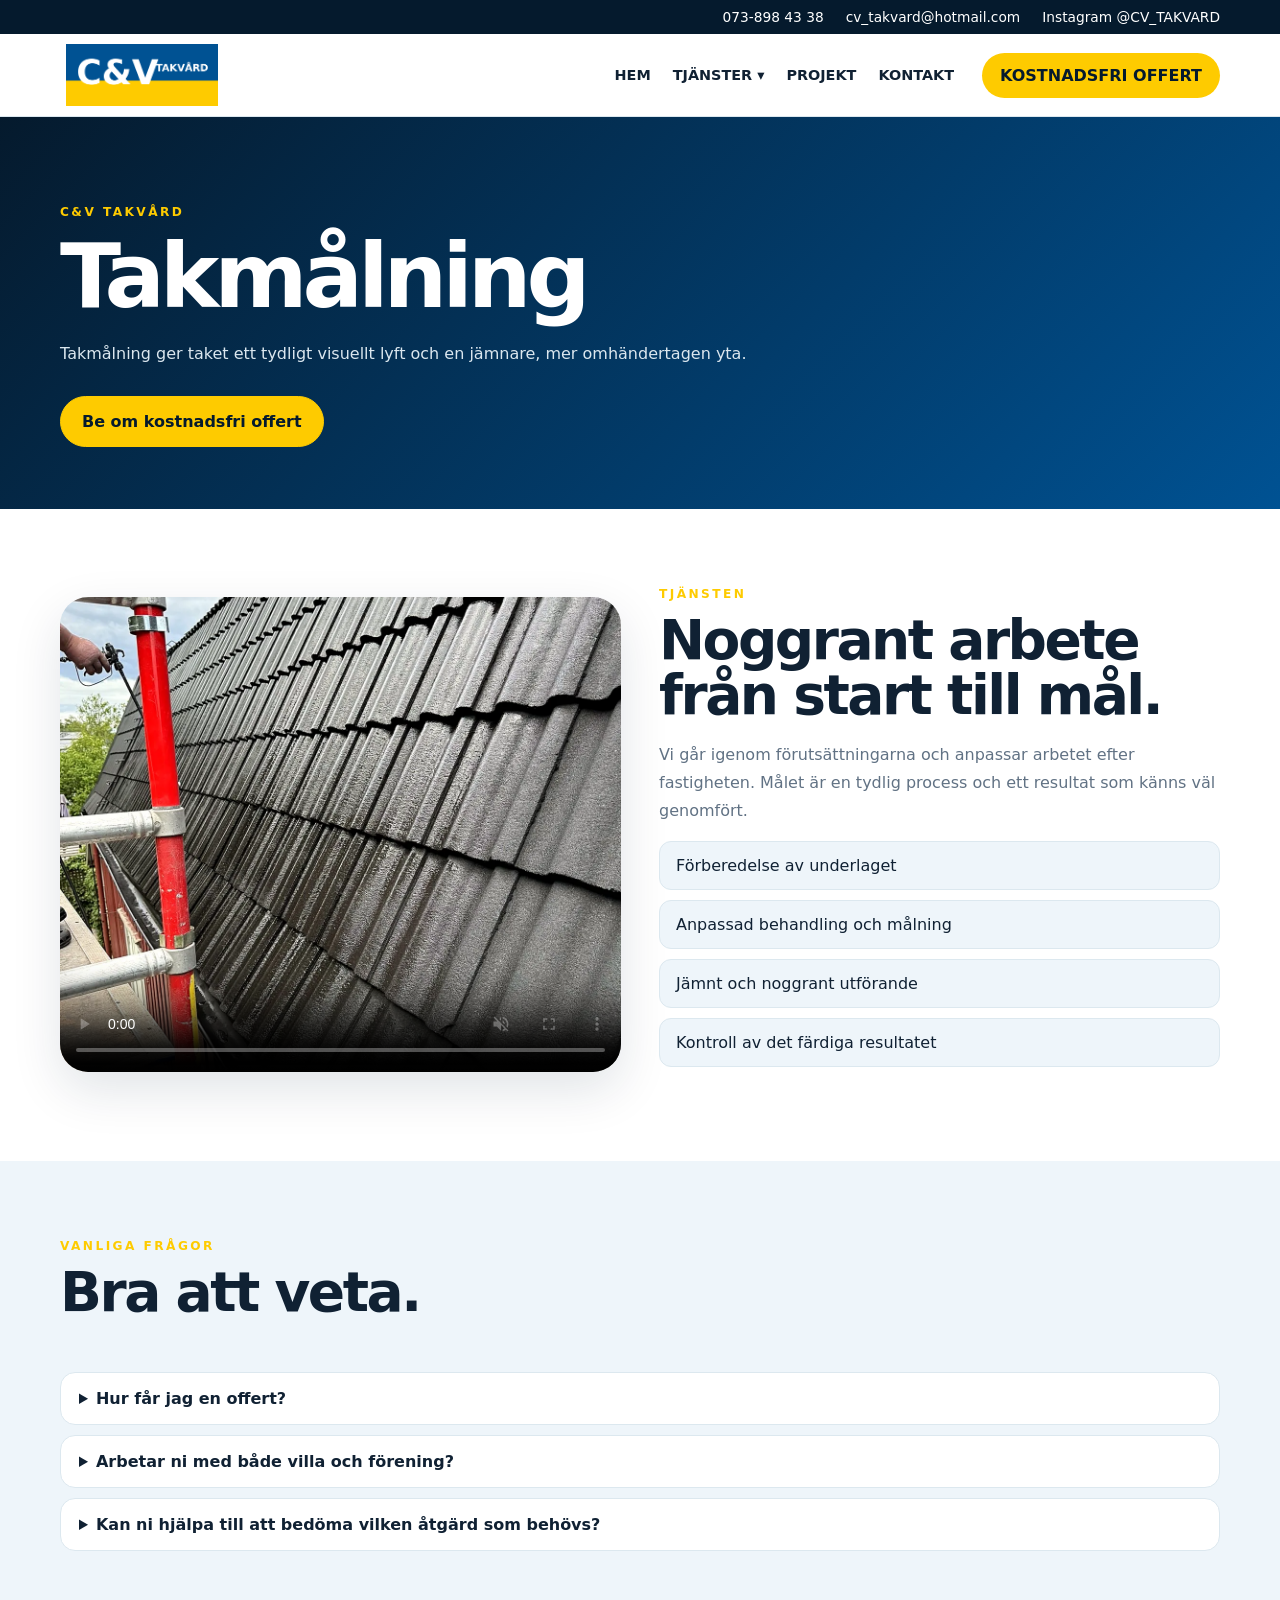
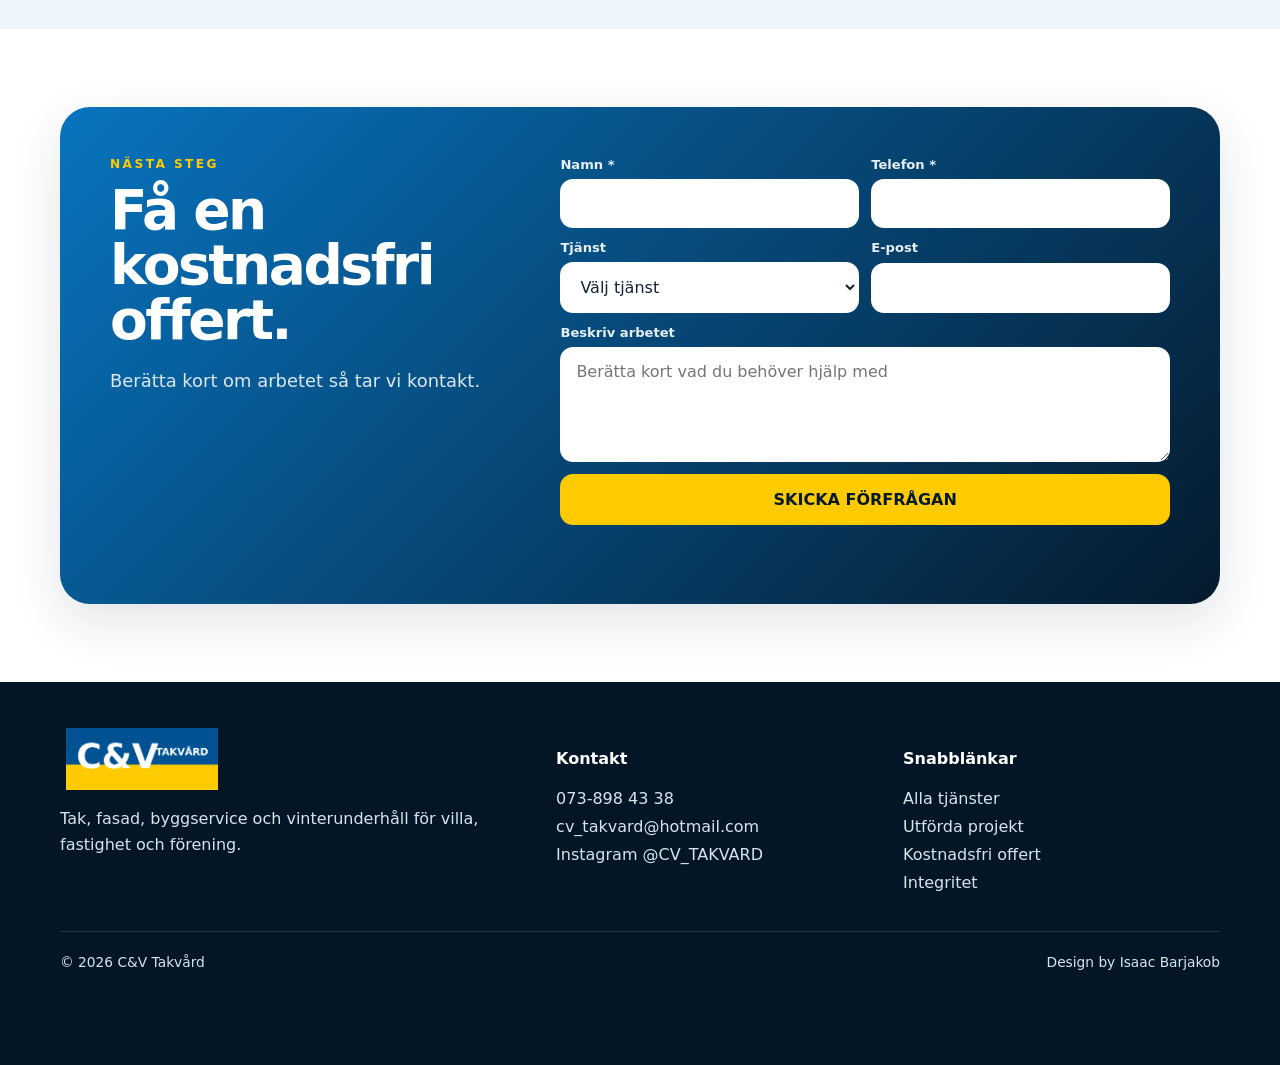
<file: tjanster/takmalning.html>
<!DOCTYPE html>
<html lang="sv"><head><meta charset="utf-8"/><meta content="width=device-width,initial-scale=1" name="viewport"/><title>Takmålning – C&amp;V Takvård</title><meta content="Takmålning ger taket ett tydligt visuellt lyft och en jämnare, mer omhändertagen yta." name="description"/><meta content="#005293" name="theme-color"/><meta content="Takmålning – C&amp;V Takvård" property="og:title"/><meta content="Takmålning ger taket ett tydligt visuellt lyft och en jämnare, mer omhändertagen yta." property="og:description"/><meta content="website" property="og:type"/><meta content="/assets/images/project-02.webp" property="og:image"/><link href="https://cv-1bh.pages.dev/tjanster/takmalning.html" rel="canonical"/><link href="/assets/images/logo-cv-sverige.png" rel="icon"/><link href="/assets/site.css" rel="stylesheet"/></head><body><a class="skip" href="#main">Hoppa till innehåll</a><div class="top"><div class="wrap topin"><a href="tel:0738984338">073-898 43 38</a><a href="mailto:cv_takvard@hotmail.com">cv_takvard@hotmail.com</a><a href="https://www.instagram.com/cv_takvard/" rel="noopener" target="_blank">Instagram @CV_TAKVARD</a></div></div><nav class="nav" id="nav"><div class="wrap navin"><a aria-label="C&amp;V Takvård startsida" href="/"><img alt="C&amp;V Takvård" class="logo" src="/assets/images/logo-cv-sverige.png"/></a><button aria-controls="main-menu" aria-expanded="false" class="menuBtn">MENY</button><div class="links" id="main-menu"><a href="/">HEM</a><div class="drop"><a href="/tjanster/">TJÄNSTER ▾</a><div class="dropmenu"><a href="/tjanster/taktvatt.html">Taktvätt</a><a href="/tjanster/takmalning.html">Takmålning</a><a href="/tjanster/takrenovering.html">Takrenovering</a><a href="/tjanster/fasadtvatt.html">Fasadtvätt</a><a href="/tjanster/byggservice.html">Byggservice</a><a href="/tjanster/vinterservice.html">Vinterservice</a></div></div><a href="/projekt.html">PROJEKT</a><a href="/kontakt.html">KONTAKT</a></div><a class="cta" href="/kontakt.html">KOSTNADSFRI OFFERT</a></div></nav><main id="main"><header class="pageHero"><div class="wrap"><div class="eyebrow">C&amp;V Takvård</div><h1>Takmålning</h1><p>Takmålning ger taket ett tydligt visuellt lyft och en jämnare, mer omhändertagen yta.</p><div class="buttons"><a class="btn primary" href="/kontakt.html?tjanst=takmalning">Be om kostnadsfri offert</a></div></div></header><section class="section"><div class="wrap contentGrid"><video autoplay="True" controls="True" loop="True" muted="True" playsinline="True" poster="/assets/images/project-06.webp" preload="metadata"><source src="/assets/video/spraymalning-tak.mp4" type="video/mp4"/></video><div><div class="eyebrow">Tjänsten</div><h2>Noggrant arbete från start till mål.</h2><p style="color:var(--muted);line-height:1.75">Vi går igenom förutsättningarna och anpassar arbetet efter fastigheten. Målet är en tydlig process och ett resultat som känns väl genomfört.</p><ul class="bullets"><li>Förberedelse av underlaget</li><li>Anpassad behandling och målning</li><li>Jämnt och noggrant utförande</li><li>Kontroll av det färdiga resultatet</li></ul></div></div></section><section class="section soft"><div class="wrap"><div class="head"><div><div class="eyebrow">Vanliga frågor</div><h2>Bra att veta.</h2></div></div><div class="faq"><details><summary>Hur får jag en offert?</summary><p>Ring 073-898 43 38 eller skicka formuläret på kontaktsidan. Beskriv gärna fastigheten och vad du vill ha hjälp med.</p></details><details><summary>Arbetar ni med både villa och förening?</summary><p>Ja, vi tar emot förfrågningar från villaägare, fastigheter och bostadsrättsföreningar.</p></details><details><summary>Kan ni hjälpa till att bedöma vilken åtgärd som behövs?</summary><p>Ja. Kontakta oss med bilder och en kort beskrivning så går vi igenom nästa steg tillsammans.</p></details></div></div></section><section class="section"><div class="wrap contact"><div><div class="eyebrow">Nästa steg</div><h2>Få en kostnadsfri offert.</h2><p class="lead">Berätta kort om arbetet så tar vi kontakt.</p></div><form class="form" data-contact-form=""><div class="field"><label for="namn">Namn *</label><input autocomplete="name" id="namn" name="namn" required=""/></div><div class="field"><label for="telefon">Telefon *</label><input autocomplete="tel" id="telefon" inputmode="tel" name="telefon" required=""/></div><div class="field"><label for="tjanst">Tjänst</label><select id="tjanst" name="tjanst"><option value="">Välj tjänst</option><option>Taktvätt</option><option>Takmålning</option><option>Takrenovering</option><option>Fasadtvätt</option><option>Byggservice</option><option>Vinterservice</option></select></div><div class="field"><label for="epost">E-post</label><input autocomplete="email" id="epost" name="epost" type="email"/></div><div class="field full"><label for="meddelande">Beskriv arbetet</label><textarea id="meddelande" name="meddelande" placeholder="Berätta kort vad du behöver hjälp med"></textarea></div><button type="submit">SKICKA FÖRFRÅGAN</button><div aria-live="polite" class="formStatus"></div></form></div></section></main><footer class="footer"><div class="wrap"><div class="footgrid"><div><img alt="C&amp;V Takvård" class="logo" src="/assets/images/logo-cv-sverige.png"/><p>Tak, fasad, byggservice och vinterunderhåll för villa, fastighet och förening.</p></div><div><h4>Kontakt</h4><a href="tel:0738984338">073-898 43 38</a><a href="mailto:cv_takvard@hotmail.com">cv_takvard@hotmail.com</a><a href="https://www.instagram.com/cv_takvard/" rel="noopener" target="_blank">Instagram @CV_TAKVARD</a></div><div><h4>Snabblänkar</h4><a href="/tjanster/">Alla tjänster</a><a href="/projekt.html">Utförda projekt</a><a href="/kontakt.html">Kostnadsfri offert</a><a href="/integritet.html">Integritet</a></div></div><div class="copyright"><span>© 2026 C&amp;V Takvård</span><span>Design by Isaac Barjakob</span></div></div></footer><div class="mobilebar"><a href="tel:0738984338">Ring</a><a href="/kontakt.html">Offert</a></div><script src="/assets/site.js"></script></body></html>
</file>
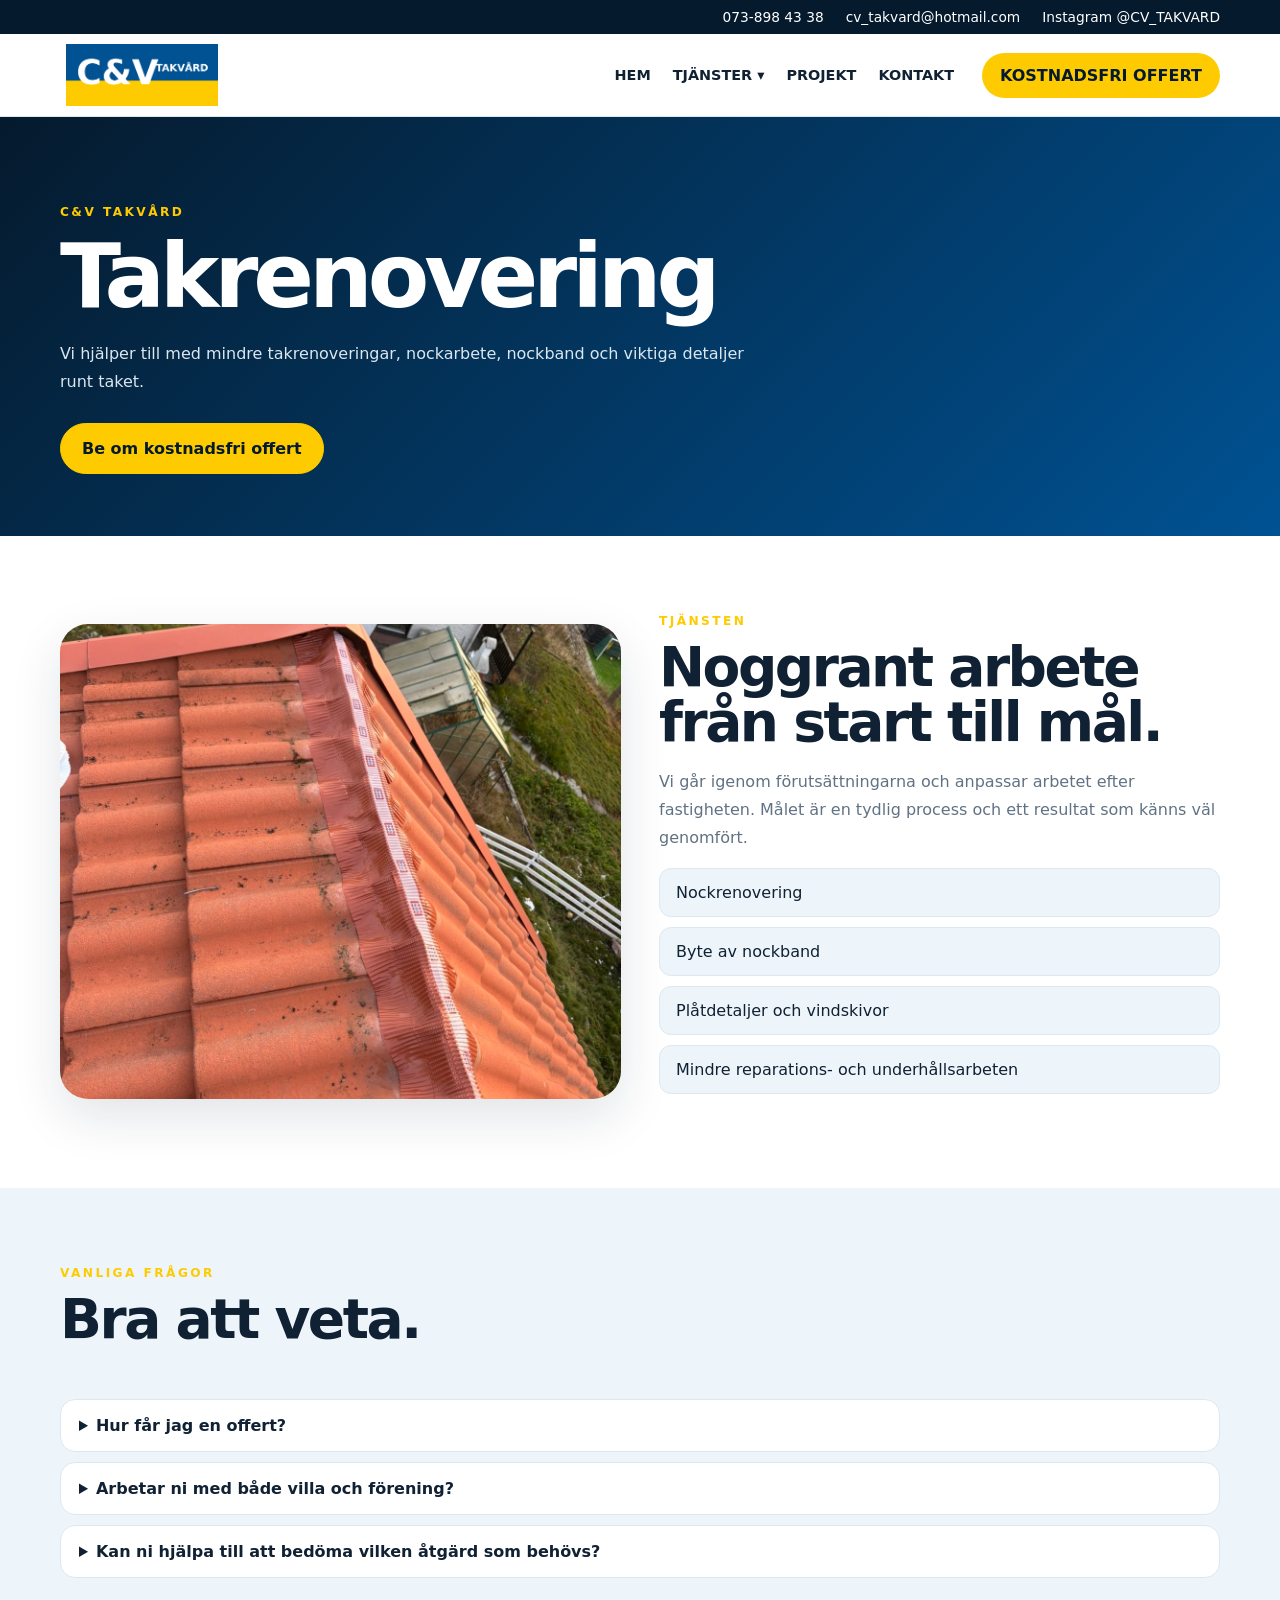
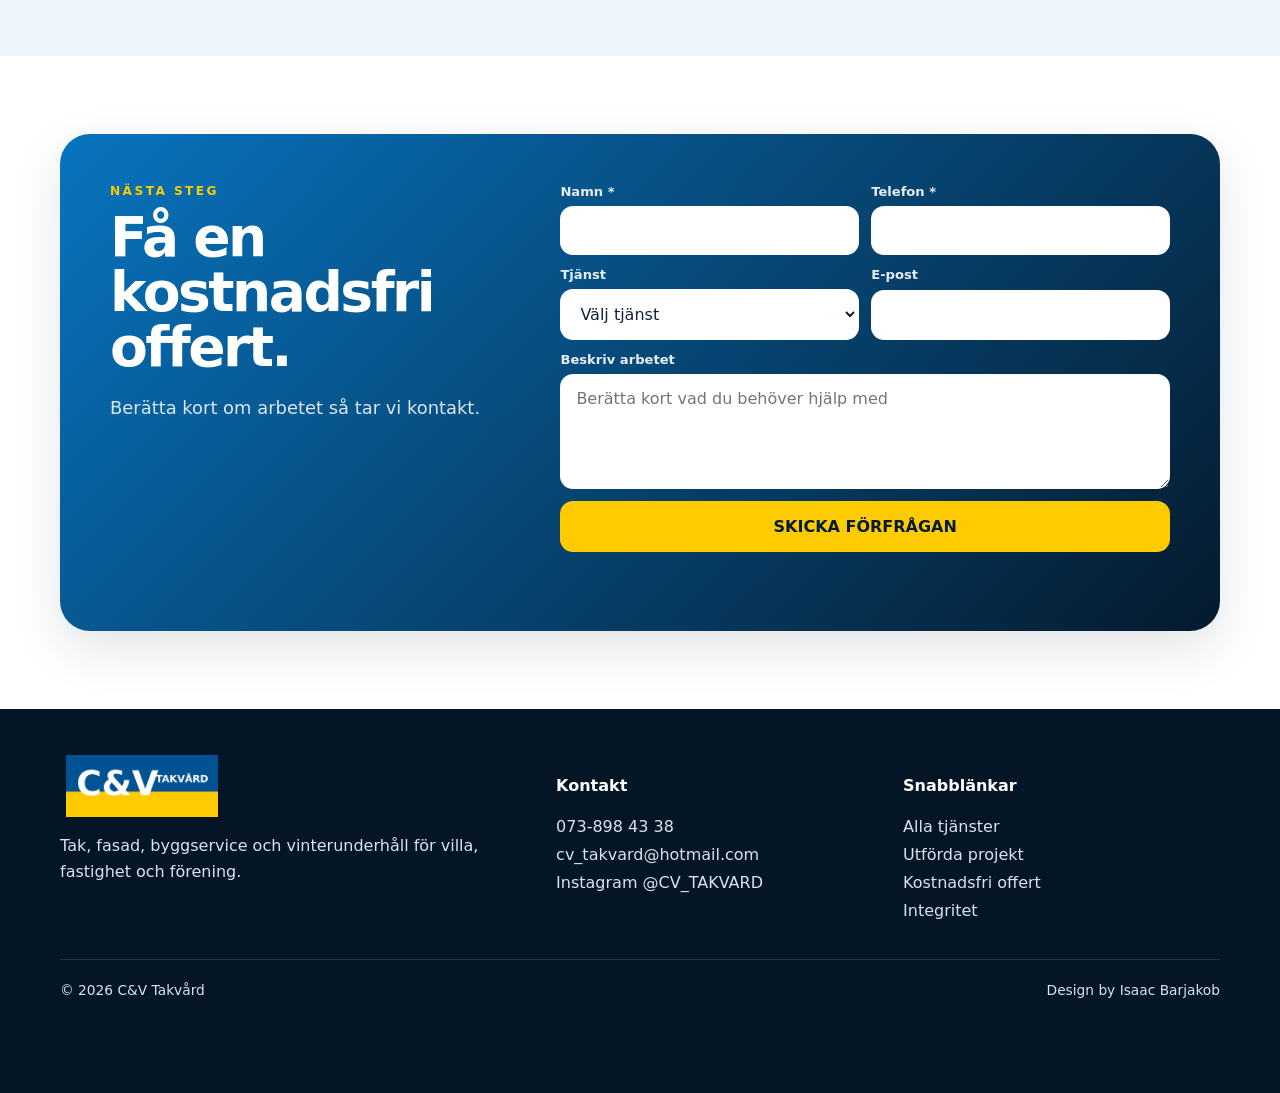
<file: tjanster/takrenovering.html>
<!doctype html><html lang="sv"><head><meta charset="utf-8"><meta name="viewport" content="width=device-width,initial-scale=1"><title>Takrenovering – C&V Takvård</title><meta name="description" content="Vi hjälper till med mindre takrenoveringar, nockarbete, nockband och viktiga detaljer runt taket."><meta name="theme-color" content="#005293"><meta property="og:title" content="Takrenovering – C&V Takvård"><meta property="og:description" content="Vi hjälper till med mindre takrenoveringar, nockarbete, nockband och viktiga detaljer runt taket."><meta property="og:type" content="website"><meta property="og:image" content="/assets/images/project-02.webp"><link rel="canonical" href="https://cv-1bh.pages.dev/tjanster/takrenovering.html"><link rel="icon" href="/assets/images/logo-cv-sverige.png"><link rel="stylesheet" href="/assets/site.css"></head><body><a class="skip" href="#main">Hoppa till innehåll</a><div class="top"><div class="wrap topin"><a href="tel:0738984338">073-898 43 38</a><a href="mailto:cv_takvard@hotmail.com">cv_takvard@hotmail.com</a><a target="_blank" rel="noopener" href="https://www.instagram.com/cv_takvard/">Instagram @CV_TAKVARD</a></div></div><nav class="nav" id="nav"><div class="wrap navin"><a href="/" aria-label="C&V Takvård startsida"><img class="logo" src="/assets/images/logo-cv-sverige.png" alt="C&V Takvård"></a><button class="menuBtn" aria-expanded="false" aria-controls="main-menu">MENY</button><div class="links" id="main-menu"><a href="/">HEM</a><div class="drop"><a href="/tjanster/">TJÄNSTER ▾</a><div class="dropmenu"><a href="/tjanster/taktvatt.html">Taktvätt</a><a href="/tjanster/takmalning.html">Takmålning</a><a href="/tjanster/takrenovering.html">Takrenovering</a><a href="/tjanster/fasadtvatt.html">Fasadtvätt</a><a href="/tjanster/byggservice.html">Byggservice</a><a href="/tjanster/vinterservice.html">Vinterservice</a></div></div><a href="/projekt.html">PROJEKT</a><a href="/kontakt.html">KONTAKT</a></div><a class="cta" href="/kontakt.html">KOSTNADSFRI OFFERT</a></div></nav><main id="main"><header class="pageHero"><div class="wrap"><div class="eyebrow">C&V Takvård</div><h1>Takrenovering</h1><p>Vi hjälper till med mindre takrenoveringar, nockarbete, nockband och viktiga detaljer runt taket.</p><div class="buttons"><a class="btn primary" href="/kontakt.html?tjanst=takrenovering">Be om kostnadsfri offert</a></div></div></header><section class="section"><div class="wrap contentGrid"><img src="/assets/images/nockrenovering-efter.jpeg" alt="Takrenovering utförd av C&V Takvård"><div><div class="eyebrow">Tjänsten</div><h2>Noggrant arbete från start till mål.</h2><p style="color:var(--muted);line-height:1.75">Vi går igenom förutsättningarna och anpassar arbetet efter fastigheten. Målet är en tydlig process och ett resultat som känns väl genomfört.</p><ul class="bullets"><li>Nockrenovering</li><li>Byte av nockband</li><li>Plåtdetaljer och vindskivor</li><li>Mindre reparations- och underhållsarbeten</li></ul></div></div></section><section class="section soft"><div class="wrap"><div class="head"><div><div class="eyebrow">Vanliga frågor</div><h2>Bra att veta.</h2></div></div><div class="faq"><details><summary>Hur får jag en offert?</summary><p>Ring 073-898 43 38 eller skicka formuläret på kontaktsidan. Beskriv gärna fastigheten och vad du vill ha hjälp med.</p></details><details><summary>Arbetar ni med både villa och förening?</summary><p>Ja, vi tar emot förfrågningar från villaägare, fastigheter och bostadsrättsföreningar.</p></details><details><summary>Kan ni hjälpa till att bedöma vilken åtgärd som behövs?</summary><p>Ja. Kontakta oss med bilder och en kort beskrivning så går vi igenom nästa steg tillsammans.</p></details></div></div></section><section class="section"><div class="wrap contact"><div><div class="eyebrow">Nästa steg</div><h2>Få en kostnadsfri offert.</h2><p class="lead">Berätta kort om arbetet så tar vi kontakt.</p></div><form class="form" data-contact-form><div class="field"><label for="namn">Namn *</label><input id="namn" name="namn" required autocomplete="name"></div><div class="field"><label for="telefon">Telefon *</label><input id="telefon" name="telefon" required inputmode="tel" autocomplete="tel"></div><div class="field"><label for="tjanst">Tjänst</label><select id="tjanst" name="tjanst"><option value="">Välj tjänst</option><option>Taktvätt</option><option>Takmålning</option><option>Takrenovering</option><option>Fasadtvätt</option><option>Byggservice</option><option>Vinterservice</option></select></div><div class="field"><label for="epost">E-post</label><input id="epost" type="email" name="epost" autocomplete="email"></div><div class="field full"><label for="meddelande">Beskriv arbetet</label><textarea id="meddelande" name="meddelande" placeholder="Berätta kort vad du behöver hjälp med"></textarea></div><button type="submit">SKICKA FÖRFRÅGAN</button><div class="formStatus" aria-live="polite"></div></form></div></section></main><footer class="footer"><div class="wrap"><div class="footgrid"><div><img class="logo" src="/assets/images/logo-cv-sverige.png" alt="C&V Takvård"><p>Tak, fasad, byggservice och vinterunderhåll för villa, fastighet och förening.</p></div><div><h4>Kontakt</h4><a href="tel:0738984338">073-898 43 38</a><a href="mailto:cv_takvard@hotmail.com">cv_takvard@hotmail.com</a><a target="_blank" rel="noopener" href="https://www.instagram.com/cv_takvard/">Instagram @CV_TAKVARD</a></div><div><h4>Snabblänkar</h4><a href="/tjanster/">Alla tjänster</a><a href="/projekt.html">Utförda projekt</a><a href="/kontakt.html">Kostnadsfri offert</a><a href="/integritet.html">Integritet</a></div></div><div class="copyright"><span>© 2026 C&amp;V Takvård</span><span>Design by Isaac Barjakob</span></div></div></footer><div class="mobilebar"><a href="tel:0738984338">Ring</a><a href="/kontakt.html">Offert</a></div><script src="/assets/site.js"></script></body></html>
</file>
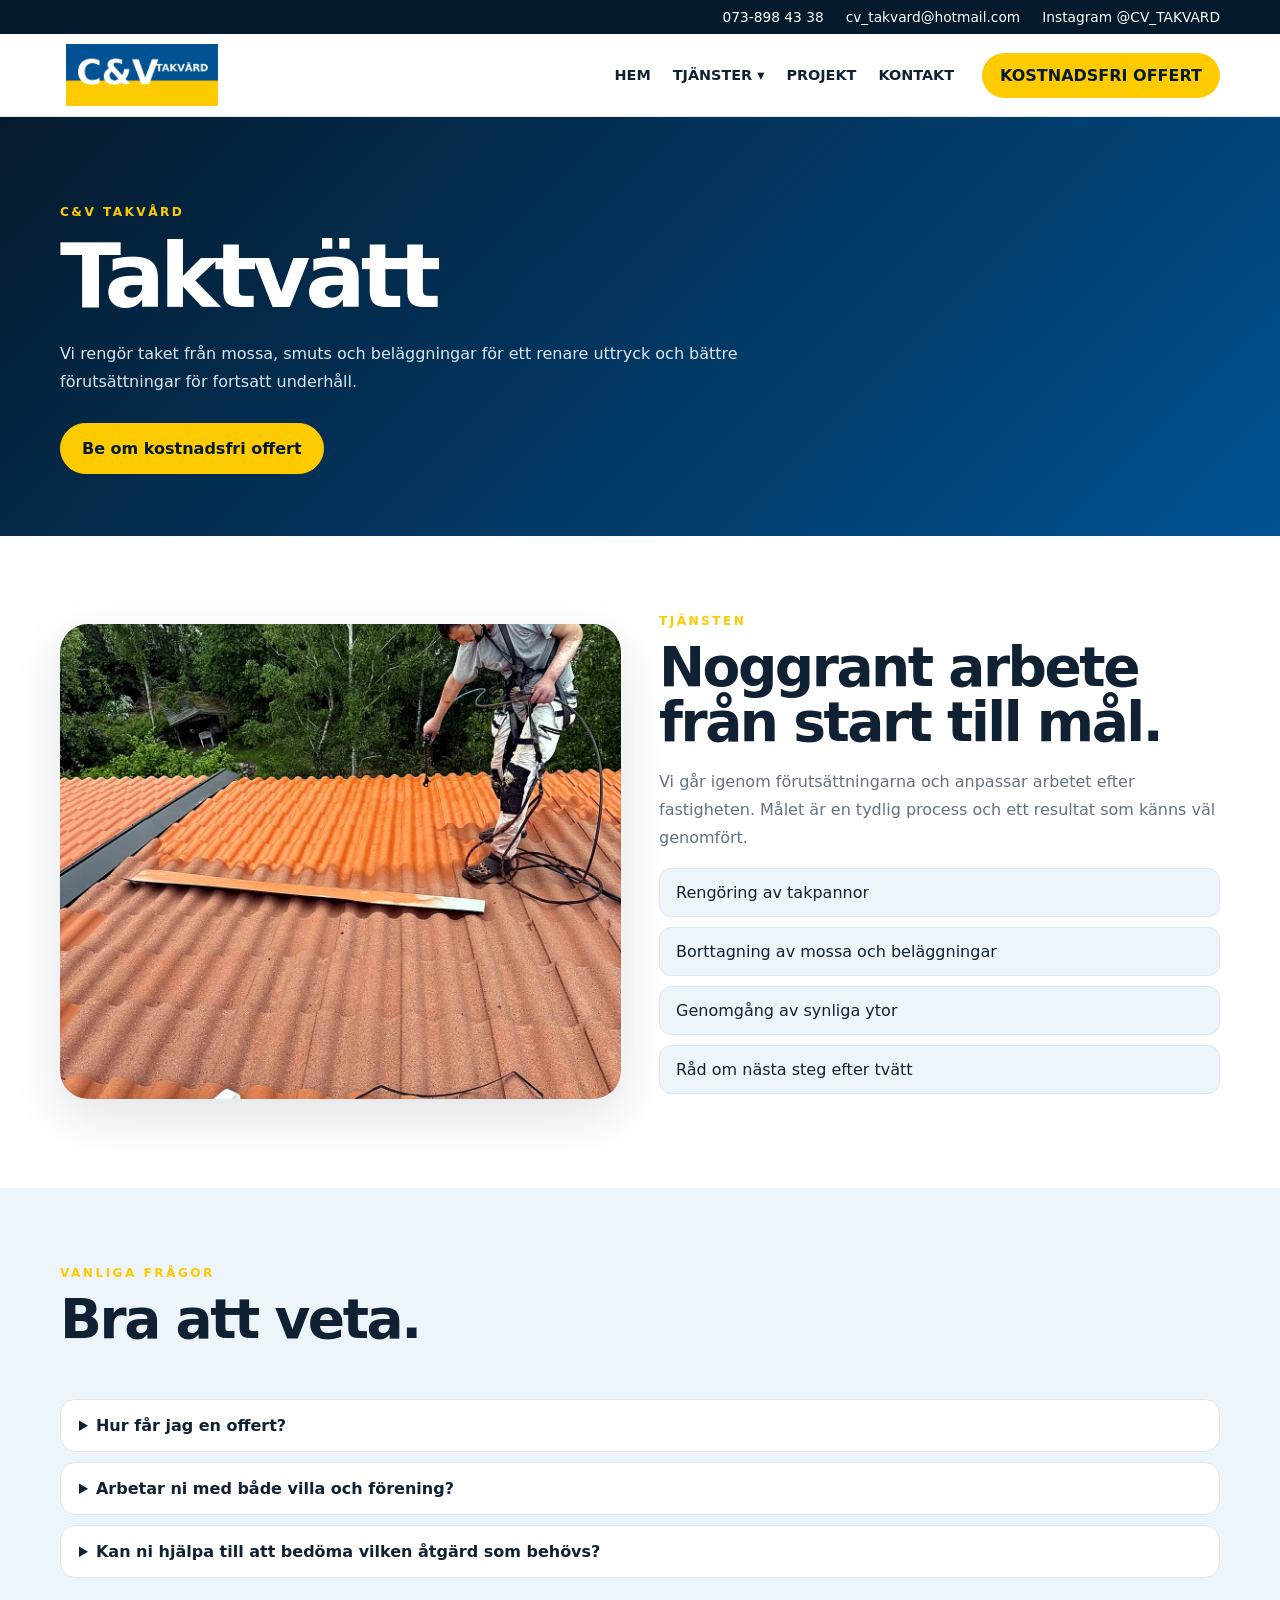
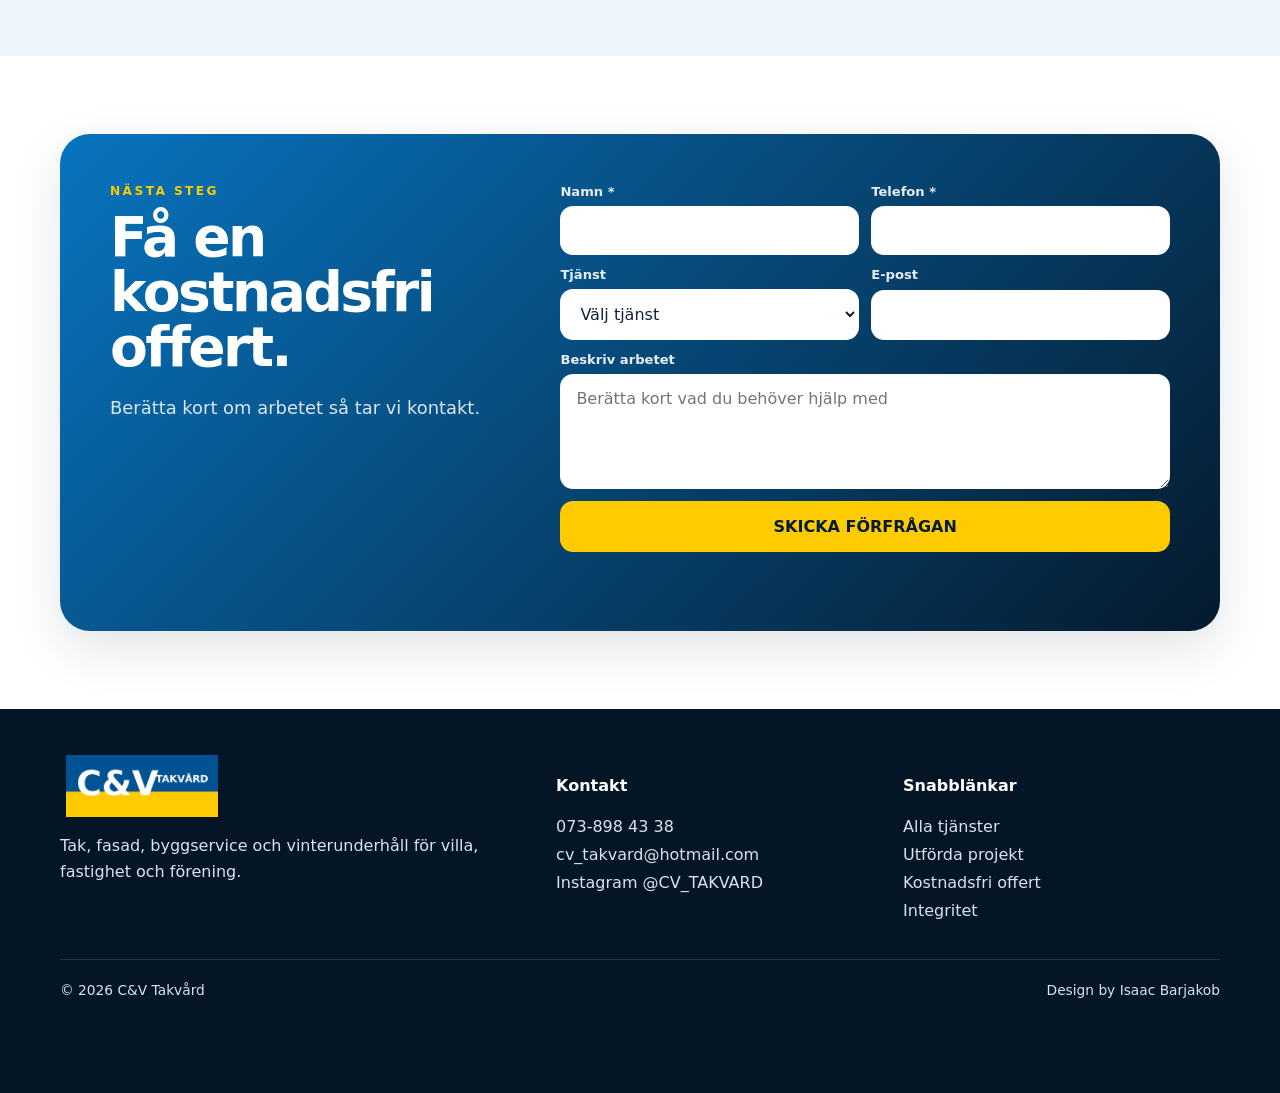
<file: tjanster/taktvatt.html>
<!doctype html><html lang="sv"><head><meta charset="utf-8"><meta name="viewport" content="width=device-width,initial-scale=1"><title>Taktvätt – C&V Takvård</title><meta name="description" content="Vi rengör taket från mossa, smuts och beläggningar för ett renare uttryck och bättre förutsättningar för fortsatt underhåll."><meta name="theme-color" content="#005293"><meta property="og:title" content="Taktvätt – C&V Takvård"><meta property="og:description" content="Vi rengör taket från mossa, smuts och beläggningar för ett renare uttryck och bättre förutsättningar för fortsatt underhåll."><meta property="og:type" content="website"><meta property="og:image" content="/assets/images/project-02.webp"><link rel="canonical" href="https://cv-1bh.pages.dev/tjanster/taktvatt.html"><link rel="icon" href="/assets/images/logo-cv-sverige.png"><link rel="stylesheet" href="/assets/site.css"></head><body><a class="skip" href="#main">Hoppa till innehåll</a><div class="top"><div class="wrap topin"><a href="tel:0738984338">073-898 43 38</a><a href="mailto:cv_takvard@hotmail.com">cv_takvard@hotmail.com</a><a target="_blank" rel="noopener" href="https://www.instagram.com/cv_takvard/">Instagram @CV_TAKVARD</a></div></div><nav class="nav" id="nav"><div class="wrap navin"><a href="/" aria-label="C&V Takvård startsida"><img class="logo" src="/assets/images/logo-cv-sverige.png" alt="C&V Takvård"></a><button class="menuBtn" aria-expanded="false" aria-controls="main-menu">MENY</button><div class="links" id="main-menu"><a href="/">HEM</a><div class="drop"><a href="/tjanster/">TJÄNSTER ▾</a><div class="dropmenu"><a href="/tjanster/taktvatt.html">Taktvätt</a><a href="/tjanster/takmalning.html">Takmålning</a><a href="/tjanster/takrenovering.html">Takrenovering</a><a href="/tjanster/fasadtvatt.html">Fasadtvätt</a><a href="/tjanster/byggservice.html">Byggservice</a><a href="/tjanster/vinterservice.html">Vinterservice</a></div></div><a href="/projekt.html">PROJEKT</a><a href="/kontakt.html">KONTAKT</a></div><a class="cta" href="/kontakt.html">KOSTNADSFRI OFFERT</a></div></nav><main id="main"><header class="pageHero"><div class="wrap"><div class="eyebrow">C&V Takvård</div><h1>Taktvätt</h1><p>Vi rengör taket från mossa, smuts och beläggningar för ett renare uttryck och bättre förutsättningar för fortsatt underhåll.</p><div class="buttons"><a class="btn primary" href="/kontakt.html?tjanst=taktvatt">Be om kostnadsfri offert</a></div></div></header><section class="section"><div class="wrap contentGrid"><img src="/assets/images/project-02.webp" alt="Taktvätt utförd av C&V Takvård"><div><div class="eyebrow">Tjänsten</div><h2>Noggrant arbete från start till mål.</h2><p style="color:var(--muted);line-height:1.75">Vi går igenom förutsättningarna och anpassar arbetet efter fastigheten. Målet är en tydlig process och ett resultat som känns väl genomfört.</p><ul class="bullets"><li>Rengöring av takpannor</li><li>Borttagning av mossa och beläggningar</li><li>Genomgång av synliga ytor</li><li>Råd om nästa steg efter tvätt</li></ul></div></div></section><section class="section soft"><div class="wrap"><div class="head"><div><div class="eyebrow">Vanliga frågor</div><h2>Bra att veta.</h2></div></div><div class="faq"><details><summary>Hur får jag en offert?</summary><p>Ring 073-898 43 38 eller skicka formuläret på kontaktsidan. Beskriv gärna fastigheten och vad du vill ha hjälp med.</p></details><details><summary>Arbetar ni med både villa och förening?</summary><p>Ja, vi tar emot förfrågningar från villaägare, fastigheter och bostadsrättsföreningar.</p></details><details><summary>Kan ni hjälpa till att bedöma vilken åtgärd som behövs?</summary><p>Ja. Kontakta oss med bilder och en kort beskrivning så går vi igenom nästa steg tillsammans.</p></details></div></div></section><section class="section"><div class="wrap contact"><div><div class="eyebrow">Nästa steg</div><h2>Få en kostnadsfri offert.</h2><p class="lead">Berätta kort om arbetet så tar vi kontakt.</p></div><form class="form" data-contact-form><div class="field"><label for="namn">Namn *</label><input id="namn" name="namn" required autocomplete="name"></div><div class="field"><label for="telefon">Telefon *</label><input id="telefon" name="telefon" required inputmode="tel" autocomplete="tel"></div><div class="field"><label for="tjanst">Tjänst</label><select id="tjanst" name="tjanst"><option value="">Välj tjänst</option><option>Taktvätt</option><option>Takmålning</option><option>Takrenovering</option><option>Fasadtvätt</option><option>Byggservice</option><option>Vinterservice</option></select></div><div class="field"><label for="epost">E-post</label><input id="epost" type="email" name="epost" autocomplete="email"></div><div class="field full"><label for="meddelande">Beskriv arbetet</label><textarea id="meddelande" name="meddelande" placeholder="Berätta kort vad du behöver hjälp med"></textarea></div><button type="submit">SKICKA FÖRFRÅGAN</button><div class="formStatus" aria-live="polite"></div></form></div></section></main><footer class="footer"><div class="wrap"><div class="footgrid"><div><img class="logo" src="/assets/images/logo-cv-sverige.png" alt="C&V Takvård"><p>Tak, fasad, byggservice och vinterunderhåll för villa, fastighet och förening.</p></div><div><h4>Kontakt</h4><a href="tel:0738984338">073-898 43 38</a><a href="mailto:cv_takvard@hotmail.com">cv_takvard@hotmail.com</a><a target="_blank" rel="noopener" href="https://www.instagram.com/cv_takvard/">Instagram @CV_TAKVARD</a></div><div><h4>Snabblänkar</h4><a href="/tjanster/">Alla tjänster</a><a href="/projekt.html">Utförda projekt</a><a href="/kontakt.html">Kostnadsfri offert</a><a href="/integritet.html">Integritet</a></div></div><div class="copyright"><span>© 2026 C&amp;V Takvård</span><span>Design by Isaac Barjakob</span></div></div></footer><div class="mobilebar"><a href="tel:0738984338">Ring</a><a href="/kontakt.html">Offert</a></div><script src="/assets/site.js"></script></body></html>
</file>
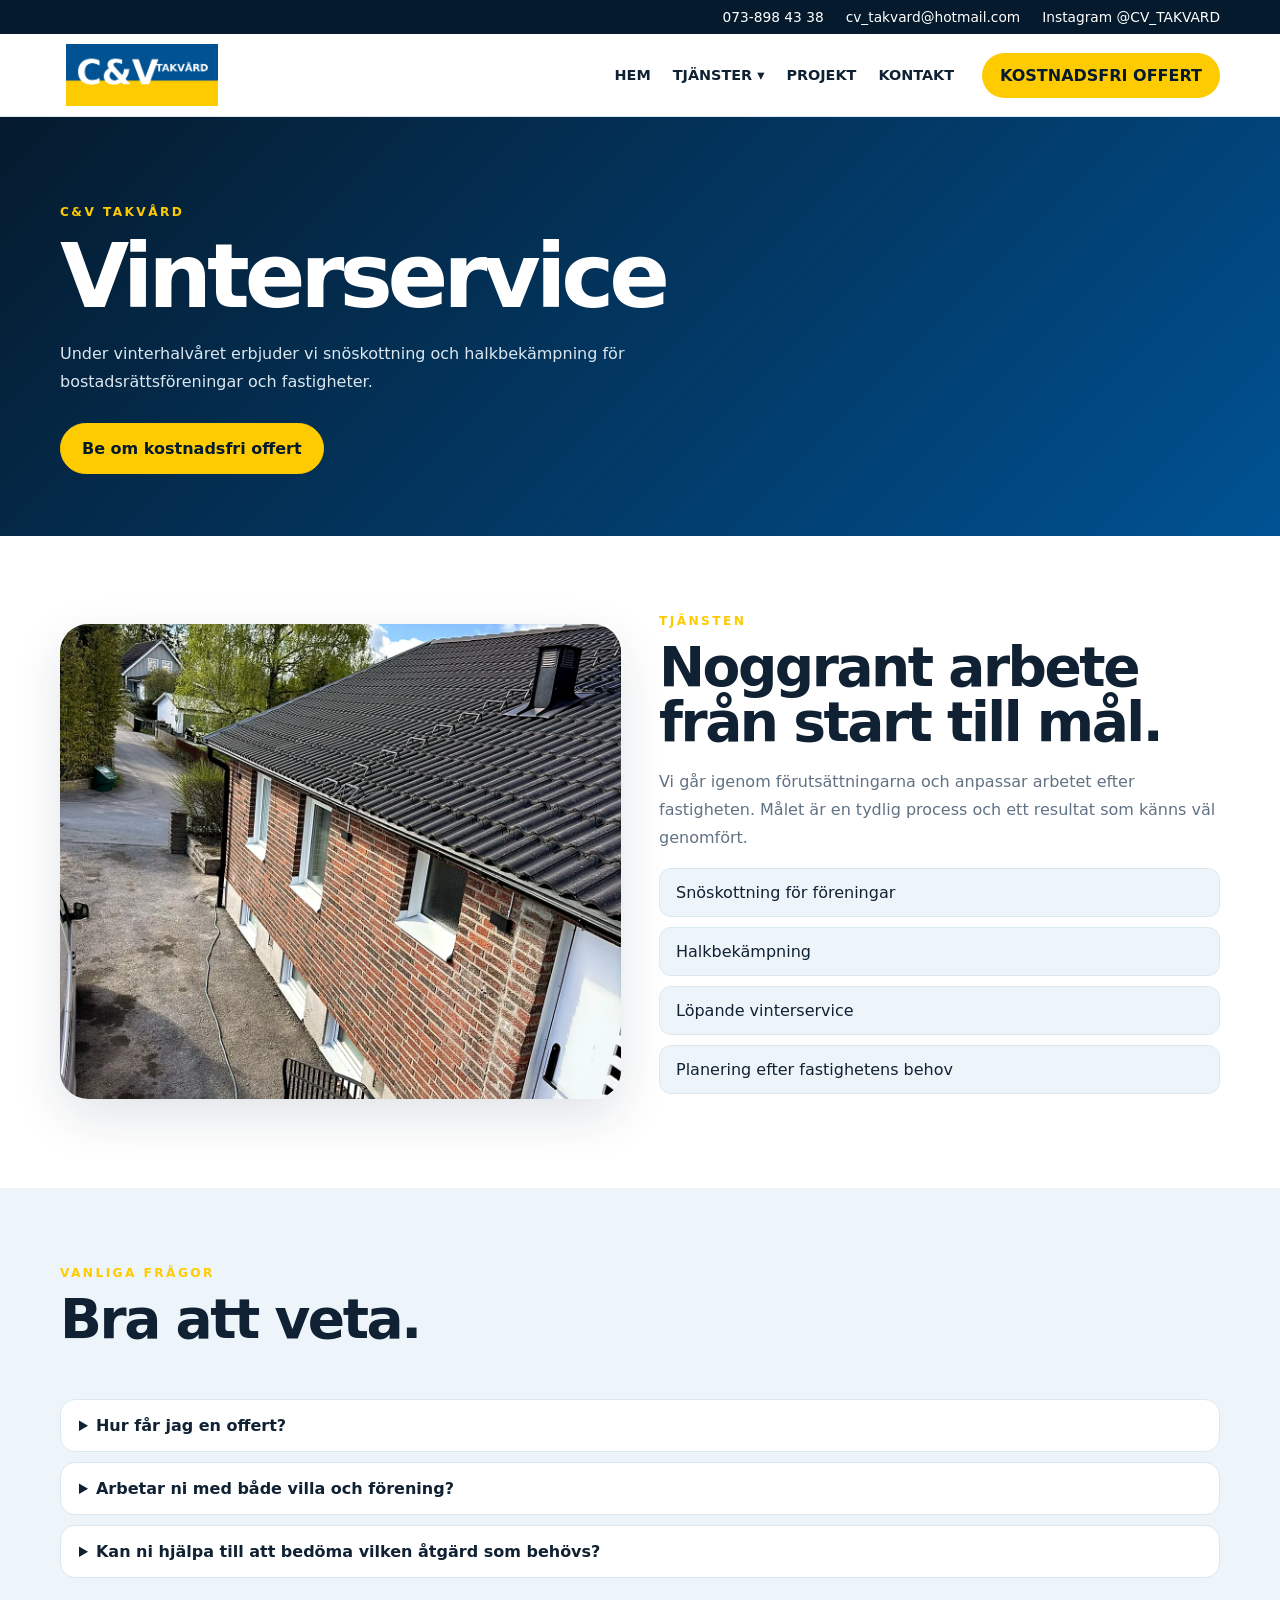
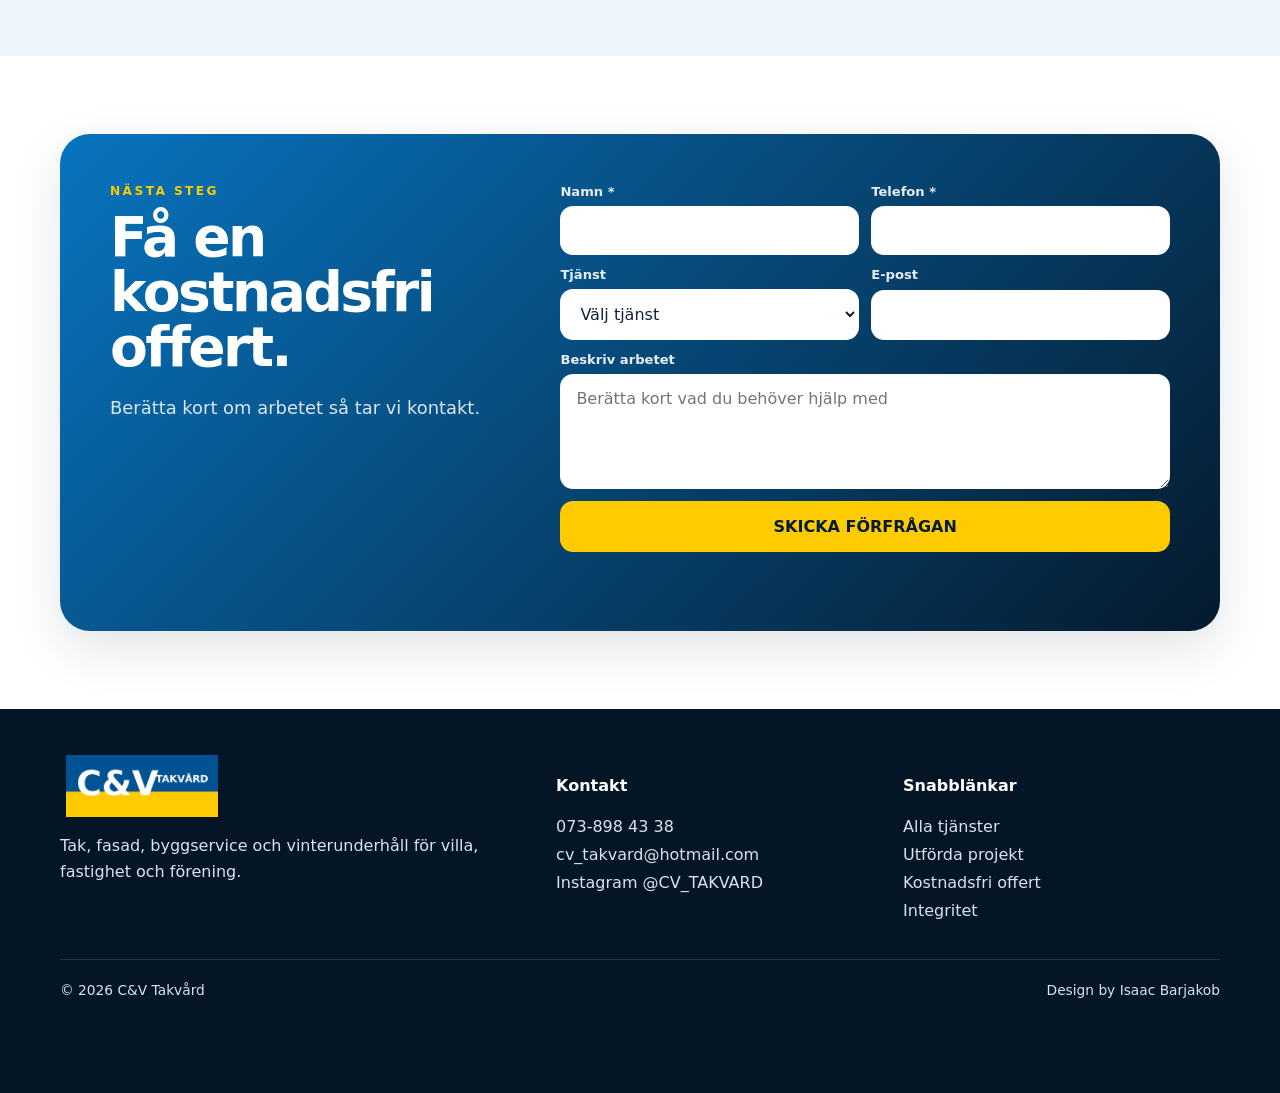
<file: tjanster/vinterservice.html>
<!doctype html><html lang="sv"><head><meta charset="utf-8"><meta name="viewport" content="width=device-width,initial-scale=1"><title>Vinterservice – C&V Takvård</title><meta name="description" content="Under vinterhalvåret erbjuder vi snöskottning och halkbekämpning för bostadsrättsföreningar och fastigheter."><meta name="theme-color" content="#005293"><meta property="og:title" content="Vinterservice – C&V Takvård"><meta property="og:description" content="Under vinterhalvåret erbjuder vi snöskottning och halkbekämpning för bostadsrättsföreningar och fastigheter."><meta property="og:type" content="website"><meta property="og:image" content="/assets/images/project-02.webp"><link rel="canonical" href="https://cv-1bh.pages.dev/tjanster/vinterservice.html"><link rel="icon" href="/assets/images/logo-cv-sverige.png"><link rel="stylesheet" href="/assets/site.css"></head><body><a class="skip" href="#main">Hoppa till innehåll</a><div class="top"><div class="wrap topin"><a href="tel:0738984338">073-898 43 38</a><a href="mailto:cv_takvard@hotmail.com">cv_takvard@hotmail.com</a><a target="_blank" rel="noopener" href="https://www.instagram.com/cv_takvard/">Instagram @CV_TAKVARD</a></div></div><nav class="nav" id="nav"><div class="wrap navin"><a href="/" aria-label="C&V Takvård startsida"><img class="logo" src="/assets/images/logo-cv-sverige.png" alt="C&V Takvård"></a><button class="menuBtn" aria-expanded="false" aria-controls="main-menu">MENY</button><div class="links" id="main-menu"><a href="/">HEM</a><div class="drop"><a href="/tjanster/">TJÄNSTER ▾</a><div class="dropmenu"><a href="/tjanster/taktvatt.html">Taktvätt</a><a href="/tjanster/takmalning.html">Takmålning</a><a href="/tjanster/takrenovering.html">Takrenovering</a><a href="/tjanster/fasadtvatt.html">Fasadtvätt</a><a href="/tjanster/byggservice.html">Byggservice</a><a href="/tjanster/vinterservice.html">Vinterservice</a></div></div><a href="/projekt.html">PROJEKT</a><a href="/kontakt.html">KONTAKT</a></div><a class="cta" href="/kontakt.html">KOSTNADSFRI OFFERT</a></div></nav><main id="main"><header class="pageHero"><div class="wrap"><div class="eyebrow">C&V Takvård</div><h1>Vinterservice</h1><p>Under vinterhalvåret erbjuder vi snöskottning och halkbekämpning för bostadsrättsföreningar och fastigheter.</p><div class="buttons"><a class="btn primary" href="/kontakt.html?tjanst=vinterservice">Be om kostnadsfri offert</a></div></div></header><section class="section"><div class="wrap contentGrid"><img src="/assets/images/project-15.webp" alt="Vinterservice utförd av C&V Takvård"><div><div class="eyebrow">Tjänsten</div><h2>Noggrant arbete från start till mål.</h2><p style="color:var(--muted);line-height:1.75">Vi går igenom förutsättningarna och anpassar arbetet efter fastigheten. Målet är en tydlig process och ett resultat som känns väl genomfört.</p><ul class="bullets"><li>Snöskottning för föreningar</li><li>Halkbekämpning</li><li>Löpande vinterservice</li><li>Planering efter fastighetens behov</li></ul></div></div></section><section class="section soft"><div class="wrap"><div class="head"><div><div class="eyebrow">Vanliga frågor</div><h2>Bra att veta.</h2></div></div><div class="faq"><details><summary>Hur får jag en offert?</summary><p>Ring 073-898 43 38 eller skicka formuläret på kontaktsidan. Beskriv gärna fastigheten och vad du vill ha hjälp med.</p></details><details><summary>Arbetar ni med både villa och förening?</summary><p>Ja, vi tar emot förfrågningar från villaägare, fastigheter och bostadsrättsföreningar.</p></details><details><summary>Kan ni hjälpa till att bedöma vilken åtgärd som behövs?</summary><p>Ja. Kontakta oss med bilder och en kort beskrivning så går vi igenom nästa steg tillsammans.</p></details></div></div></section><section class="section"><div class="wrap contact"><div><div class="eyebrow">Nästa steg</div><h2>Få en kostnadsfri offert.</h2><p class="lead">Berätta kort om arbetet så tar vi kontakt.</p></div><form class="form" data-contact-form><div class="field"><label for="namn">Namn *</label><input id="namn" name="namn" required autocomplete="name"></div><div class="field"><label for="telefon">Telefon *</label><input id="telefon" name="telefon" required inputmode="tel" autocomplete="tel"></div><div class="field"><label for="tjanst">Tjänst</label><select id="tjanst" name="tjanst"><option value="">Välj tjänst</option><option>Taktvätt</option><option>Takmålning</option><option>Takrenovering</option><option>Fasadtvätt</option><option>Byggservice</option><option>Vinterservice</option></select></div><div class="field"><label for="epost">E-post</label><input id="epost" type="email" name="epost" autocomplete="email"></div><div class="field full"><label for="meddelande">Beskriv arbetet</label><textarea id="meddelande" name="meddelande" placeholder="Berätta kort vad du behöver hjälp med"></textarea></div><button type="submit">SKICKA FÖRFRÅGAN</button><div class="formStatus" aria-live="polite"></div></form></div></section></main><footer class="footer"><div class="wrap"><div class="footgrid"><div><img class="logo" src="/assets/images/logo-cv-sverige.png" alt="C&V Takvård"><p>Tak, fasad, byggservice och vinterunderhåll för villa, fastighet och förening.</p></div><div><h4>Kontakt</h4><a href="tel:0738984338">073-898 43 38</a><a href="mailto:cv_takvard@hotmail.com">cv_takvard@hotmail.com</a><a target="_blank" rel="noopener" href="https://www.instagram.com/cv_takvard/">Instagram @CV_TAKVARD</a></div><div><h4>Snabblänkar</h4><a href="/tjanster/">Alla tjänster</a><a href="/projekt.html">Utförda projekt</a><a href="/kontakt.html">Kostnadsfri offert</a><a href="/integritet.html">Integritet</a></div></div><div class="copyright"><span>© 2026 C&amp;V Takvård</span><span>Design by Isaac Barjakob</span></div></div></footer><div class="mobilebar"><a href="tel:0738984338">Ring</a><a href="/kontakt.html">Offert</a></div><script src="/assets/site.js"></script></body></html>
</file>
<file: assets/site.css>
:root{--blue:#005293;--blue2:#0874bf;--yellow:#fecb00;--navy:#051a2d;--ink:#102133;--muted:#617284;--ice:#eef5fa;--line:#dce8ef;--white:#fff;--radius:24px;--shadow:0 18px 50px rgba(4,35,58,.12)}*{box-sizing:border-box}html{scroll-behavior:smooth}body{margin:0;font-family:Inter,ui-sans-serif,system-ui,-apple-system,"Segoe UI",Arial,sans-serif;color:var(--ink);background:#fff;-webkit-font-smoothing:antialiased}body.menu-lock{overflow:hidden}a{text-decoration:none;color:inherit}button,input,select,textarea{font:inherit}img,video{display:block;width:100%}.wrap{width:min(1160px,92vw);margin:auto}.skip{position:absolute;left:-9999px}.skip:focus{left:16px;top:16px;z-index:999;background:#fff;padding:12px 16px;border-radius:10px}.top{background:var(--navy);color:#fff;font-size:.86rem}.topin{display:flex;justify-content:flex-end;gap:22px;padding:9px 0}.topin a:hover{text-decoration:underline}.nav{position:sticky;top:0;z-index:50;background:rgba(255,255,255,.96);border-bottom:1px solid var(--line);backdrop-filter:blur(14px)}.navin{height:82px;display:flex;align-items:center;gap:28px}.logo{width:164px;height:auto}.links{margin-left:auto;display:flex;align-items:center;gap:22px;font-size:.9rem;font-weight:850}.links>a,.drop>a{position:relative;padding:29px 0}.links>a:after,.drop>a:after{content:"";position:absolute;left:0;right:100%;bottom:20px;height:2px;background:var(--yellow);transition:.2s}.links>a:hover:after,.drop>a:hover:after,.links .active:after{right:0}.drop{position:relative}.dropmenu{display:none;position:absolute;top:65px;left:-20px;min-width:250px;background:#fff;border:1px solid var(--line);border-radius:16px;padding:10px;box-shadow:var(--shadow)}.drop:hover .dropmenu,.drop:focus-within .dropmenu{display:grid}.dropmenu a{padding:11px 12px;border-radius:10px}.dropmenu a:hover{background:var(--ice)}.cta{padding:13px 18px;border-radius:999px;background:var(--yellow);color:var(--navy);font-weight:900;white-space:nowrap}.cta:hover{filter:brightness(.97);transform:translateY(-1px)}.menuBtn{display:none;border:0;background:var(--ice);padding:11px 13px;border-radius:10px;font-weight:900}.hero{position:relative;min-height:min(720px,78vh);display:grid;align-items:end;overflow:hidden;background:var(--navy)}.hero video,.hero>img{position:absolute;inset:0;height:100%;object-fit:cover;object-position:center}.hero:after{content:"";position:absolute;inset:0;background:linear-gradient(90deg,rgba(4,20,36,.93),rgba(4,20,36,.54) 57%,rgba(4,20,36,.12)),linear-gradient(0deg,rgba(4,20,36,.70),transparent 55%)}.heroContent{position:relative;z-index:2;color:#fff;padding:118px 0 70px;max-width:800px}.eyebrow{font-size:.76rem;letter-spacing:.2em;font-weight:900;text-transform:uppercase;color:var(--yellow)}h1{font-size:clamp(3.1rem,7vw,6.35rem);line-height:.93;letter-spacing:-.057em;margin:16px 0 22px}h2{font-size:clamp(2rem,4.3vw,3.9rem);line-height:1;letter-spacing:-.045em;margin:12px 0 18px}h3{letter-spacing:-.02em}.hero p,.lead{font-size:1.12rem;line-height:1.72;color:#dbe7ef;max-width:680px}.buttons{display:flex;gap:12px;flex-wrap:wrap;margin-top:28px}.btn{display:inline-flex;align-items:center;justify-content:center;padding:15px 21px;border-radius:999px;font-weight:900;border:1px solid rgba(255,255,255,.55);color:#fff;transition:.2s}.btn:hover{transform:translateY(-2px)}.btn.primary{background:var(--yellow);border-color:var(--yellow);color:var(--navy)}.btn.dark{background:var(--navy);border-color:var(--navy);color:#fff}.heroBadges{display:flex;gap:10px;flex-wrap:wrap;margin-top:32px}.heroBadges span{padding:9px 12px;border:1px solid rgba(255,255,255,.24);border-radius:999px;background:rgba(4,20,36,.25);font-size:.82rem;font-weight:800}.section{padding:78px 0}.section.soft{background:var(--ice)}.head{display:flex;justify-content:space-between;gap:30px;align-items:end;margin-bottom:34px}.head p{max-width:500px;color:var(--muted);line-height:1.7}.cards{display:grid;grid-template-columns:repeat(3,1fr);gap:16px}.card{background:#fff;border-radius:var(--radius);overflow:hidden;transition:.25s;border:1px solid var(--line);box-shadow:0 8px 25px rgba(4,35,58,.04)}.card:hover{transform:translateY(-5px);box-shadow:var(--shadow)}.card img{height:190px;object-fit:cover}.cardBody{padding:24px}.card h3{font-size:1.35rem;margin:0 0 10px}.card p{color:var(--muted);line-height:1.62;margin-bottom:15px}.arrow{font-weight:900;color:var(--blue)}.trust{background:var(--navy);color:#fff}.trustgrid{display:grid;grid-template-columns:repeat(4,1fr);gap:14px}.trustitem{padding:25px;border:1px solid rgba(255,255,255,.15);border-radius:20px;background:rgba(255,255,255,.025)}.trustitem b{display:block;font-size:1.12rem;margin-bottom:8px}.trustitem p{color:#cbd8e2;line-height:1.6;margin:0}.project{display:grid;grid-template-columns:1.12fr .88fr;gap:36px;align-items:center}.project img{height:470px;object-fit:cover;border-radius:28px;box-shadow:var(--shadow)}.project p{color:var(--muted);line-height:1.75}.projectFacts{display:flex;gap:10px;flex-wrap:wrap;margin:18px 0}.projectFacts span{padding:9px 12px;background:var(--ice);border-radius:999px;font-size:.83rem;font-weight:800}.contact{background:linear-gradient(135deg,var(--blue2),var(--navy));color:#fff;border-radius:30px;padding:50px;display:grid;grid-template-columns:.8fr 1.2fr;gap:44px;box-shadow:var(--shadow)}.contact a{font-weight:900}.contactDetails{display:grid;gap:11px;margin-top:24px}.contactDetails a{display:flex;align-items:center;gap:10px}.form{display:grid;grid-template-columns:1fr 1fr;gap:12px}.form label{font-size:.82rem;font-weight:800;color:#e6eef4}.field{display:grid;gap:7px}.field.full{grid-column:1/-1}.form input,.form select,.form textarea{width:100%;border:1px solid transparent;border-radius:13px;padding:14px 15px;background:#fff;color:var(--ink)}.form input:focus,.form select:focus,.form textarea:focus{outline:3px solid rgba(254,203,0,.32);border-color:var(--yellow)}.form textarea{min-height:115px;resize:vertical}.form button{grid-column:1/-1;border:0;border-radius:13px;padding:16px;background:var(--yellow);font-weight:900;color:var(--navy);cursor:pointer}.formStatus{grid-column:1/-1;font-size:.9rem;min-height:1.2em}.pageHero{padding:88px 0 62px;background:linear-gradient(135deg,var(--navy),var(--blue));color:#fff}.pageHero p{max-width:700px;color:#dbe7ef;line-height:1.7}.contentGrid{display:grid;grid-template-columns:1fr 1fr;gap:38px;align-items:center}.contentGrid img,.contentGrid video{height:475px;object-fit:cover;border-radius:28px;box-shadow:var(--shadow)}.bullets{display:grid;gap:10px;padding:0}.bullets li{list-style:none;padding:14px 16px;background:var(--ice);border-radius:12px;border:1px solid var(--line)}.steps{display:grid;grid-template-columns:repeat(3,1fr);gap:16px}.step{padding:25px;border:1px solid var(--line);border-radius:20px;background:#fff}.step span{display:inline-grid;place-items:center;width:38px;height:38px;border-radius:50%;background:var(--yellow);font-weight:900;color:var(--navy)}.step p{color:var(--muted);line-height:1.65}.gallery{display:grid;grid-template-columns:repeat(3,1fr);gap:14px}.gallery a{border-radius:18px;overflow:hidden;min-height:270px;background:var(--ice)}.gallery img{height:100%;object-fit:cover;transition:.25s}.gallery a:hover img{transform:scale(1.025)}.faq{display:grid;gap:10px}.faq details{border:1px solid var(--line);border-radius:15px;padding:16px 18px;background:#fff}.faq summary{cursor:pointer;font-weight:850}.faq p{color:var(--muted);line-height:1.65}.footer{background:#041626;color:#d8e4ed;padding:46px 0 95px}.footgrid{display:grid;grid-template-columns:1.25fr .85fr .85fr;gap:30px}.footgrid h4{color:#fff}.footgrid p{line-height:1.65;max-width:430px}.footgrid a{display:block;margin:9px 0}.copyright{border-top:1px solid rgba(255,255,255,.13);margin-top:30px;padding-top:22px;font-size:.86rem;display:flex;justify-content:space-between;gap:20px;flex-wrap:wrap}.mobilebar{display:none}.reveal{opacity:0;transform:translateY(18px);transition:.55s ease}.reveal.show{opacity:1;transform:none}.pill{display:inline-flex;padding:8px 12px;border-radius:999px;background:var(--ice);font-weight:800;color:var(--blue)}.notfound{text-align:center;padding:110px 0}.notfound h1{color:var(--navy)}
@media(max-width:930px){.links{gap:15px}.cta{display:none}.trustgrid{grid-template-columns:1fr 1fr}}
@media(max-width:850px){.top{display:none}.links{display:none}.menuBtn{display:block;margin-left:auto}.navin{height:74px}.nav.open .links{display:grid;position:fixed;left:4vw;right:4vw;top:82px;background:#fff;padding:18px;border-radius:16px;box-shadow:0 20px 50px rgba(0,20,40,.2);gap:0}.nav.open .links>a,.nav.open .drop>a{padding:13px 8px}.dropmenu{position:static;display:grid;box-shadow:none;border:0;padding:0 0 8px 12px}.hero{min-height:680px}.heroContent{padding:98px 0 58px}.cards{grid-template-columns:1fr 1fr}.project,.contact,.contentGrid{grid-template-columns:1fr}.project img,.contentGrid img,.contentGrid video{height:390px}.steps{grid-template-columns:1fr}.gallery{grid-template-columns:1fr 1fr}.footgrid{grid-template-columns:1fr 1fr}.mobilebar{display:flex;position:fixed;left:14px;right:14px;bottom:12px;z-index:70;background:#fff;padding:7px;border-radius:999px;box-shadow:0 12px 35px rgba(0,20,40,.25);gap:7px}.mobilebar a{flex:1;text-align:center;padding:12px;border-radius:999px;font-weight:900}.mobilebar a:last-child{background:var(--yellow);color:var(--navy)}}
@media(max-width:560px){.section{padding:62px 0}.logo{width:145px}.hero{min-height:650px}.heroContent{padding:82px 0 48px}.hero p{font-size:1rem}.cards,.trustgrid,.form,.footgrid,.gallery{grid-template-columns:1fr}.head{display:block}.contact{padding:28px 22px;border-radius:22px}.field.full,.form button,.formStatus{grid-column:auto}.project img,.contentGrid img,.contentGrid video{height:330px}.footer{padding-bottom:105px}.copyright{display:block}}
@media(prefers-reduced-motion:reduce){*{scroll-behavior:auto!important}.reveal{opacity:1;transform:none;transition:none}.card,.gallery img,.btn{transition:none}}
.logo{object-fit:contain;max-height:62px}
.media-showcase video{width:100%;height:475px;object-fit:cover;border-radius:28px;box-shadow:var(--shadow);background:var(--navy)}
@media(max-width:560px){.media-showcase video{height:420px}}
</file>
